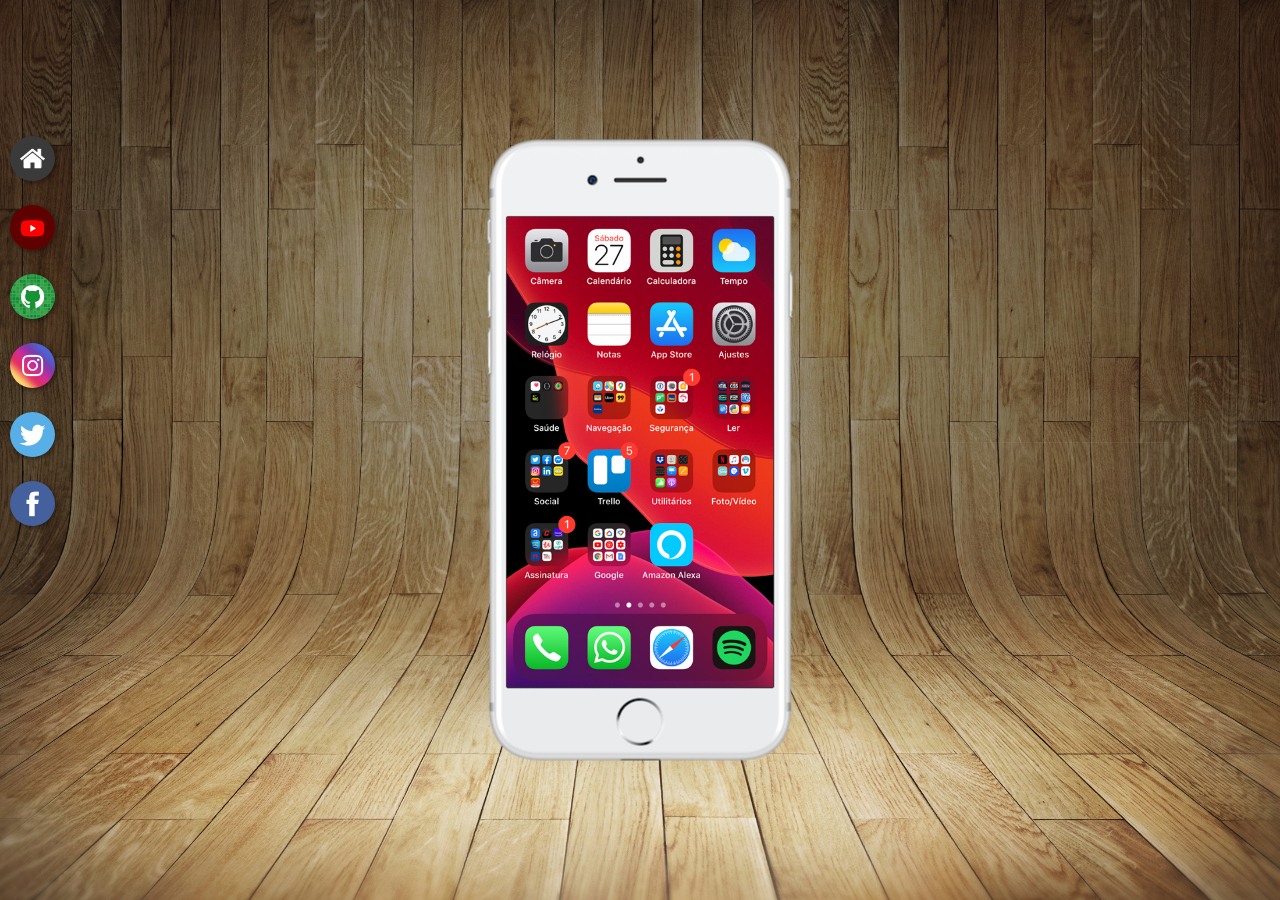
<file: index.html>
<!DOCTYPE html>
<html lang="pt-br">
<head>
    <meta charset="UTF-8">
    <meta http-equiv="X-UA-Compatible" content="IE=edge">
    <meta name="viewport" content="width=device-width, initial-scale=1.0">
    <link rel="shortcut icon" href="favicon.ico" type="image/x-icon">
    <link rel="stylesheet" href="estilos/style.css">
    <title>Projeto Redes Sociais</title>
</head>
<body>
    <main>
        <section id="telefone">
            <iframe src="home.html" name="tela" id="tela" frameborder="0">
                Seu navegador não é compatível com isso!
            </iframe>
        </section>
        <section id="redes-sociais">
            <br> <br><br><br><br><br><br>
            <a href="home.html" target="tela"><img src="imagens/logo-home.jpg" alt="Home"></a> <br>
            <a href="youtube.html" target="tela"><img src="imagens/logo-youtube.jpg" alt="YouTube"></a> <br>
            <a href="github.html" target="tela"><img src="imagens/logo-github.jpg" alt="GitHub"></a> <br>
            <a href="instagram.html" target="tela"><img src="imagens/logo-instagram.jpg" alt="Instagram"></a> <br>
            <a href="twitter.html" target="tela"><img src="imagens/logo-twitter.jpg" alt="Twitter"></a> <br>
            <a href="facebook.html" target="tela"><img src="imagens/logo-facebook.jpg" alt="Facebook"></a>
        </section>
    </main>
</body>
</html>
</file>
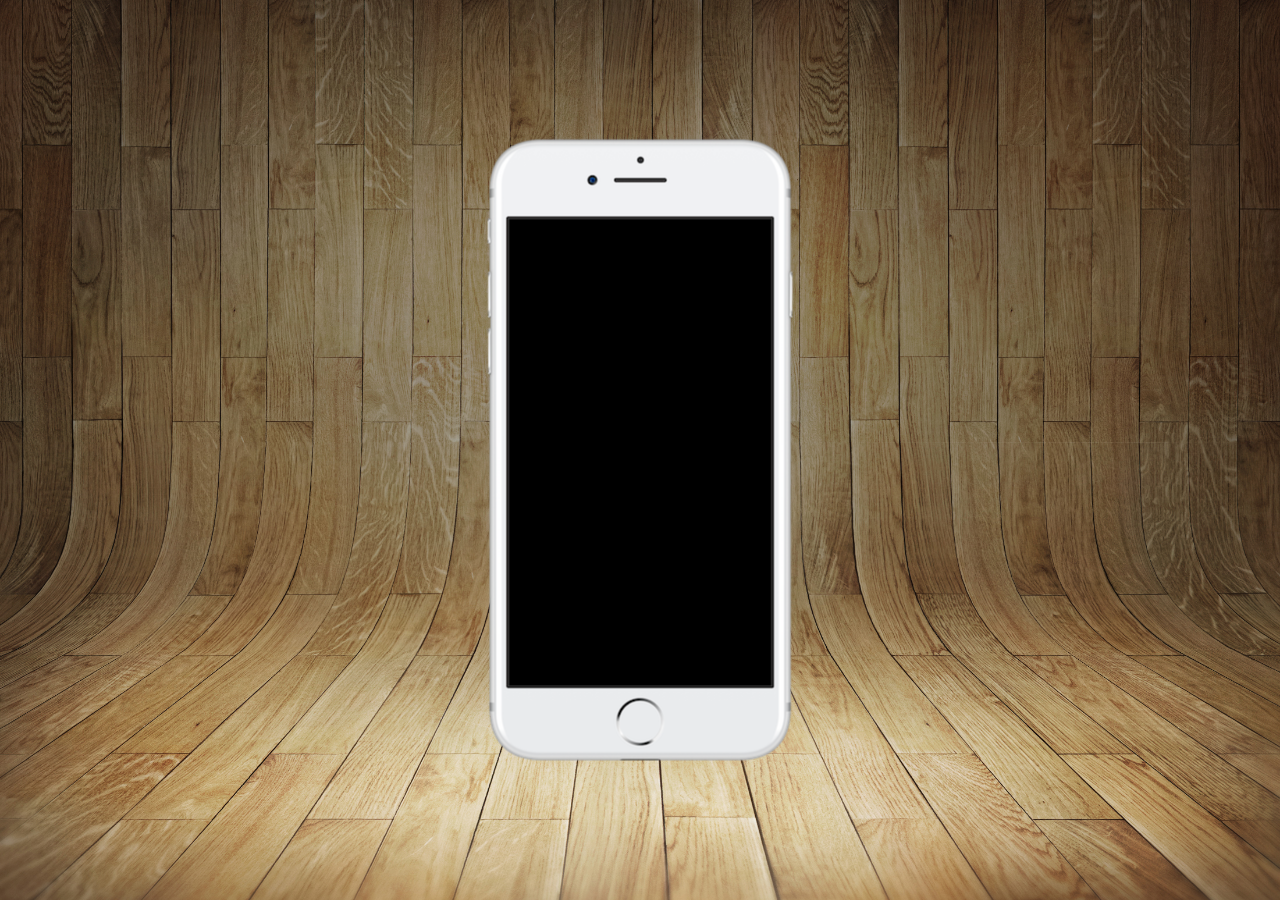
<file: pacote-d013/index.html>
<!DOCTYPE html>
<html lang="pt-br">
<head>
    <meta charset="UTF-8">
    <meta http-equiv="X-UA-Compatible" content="IE=edge">
    <meta name="viewport" content="width=device-width, initial-scale=1.0">
    <link rel="shortcut icon" href="favicon.ico" type="image/x-icon">
    <link rel="stylesheet" href="estilos/style.css">
    <title>Projeto Redes Sociais</title>
</head>
<body>
    <main>
        <section id="telefone">

        </section>
        <section id="redes-sociais">

        </section>
    </main>
</body>
</html>
</file>
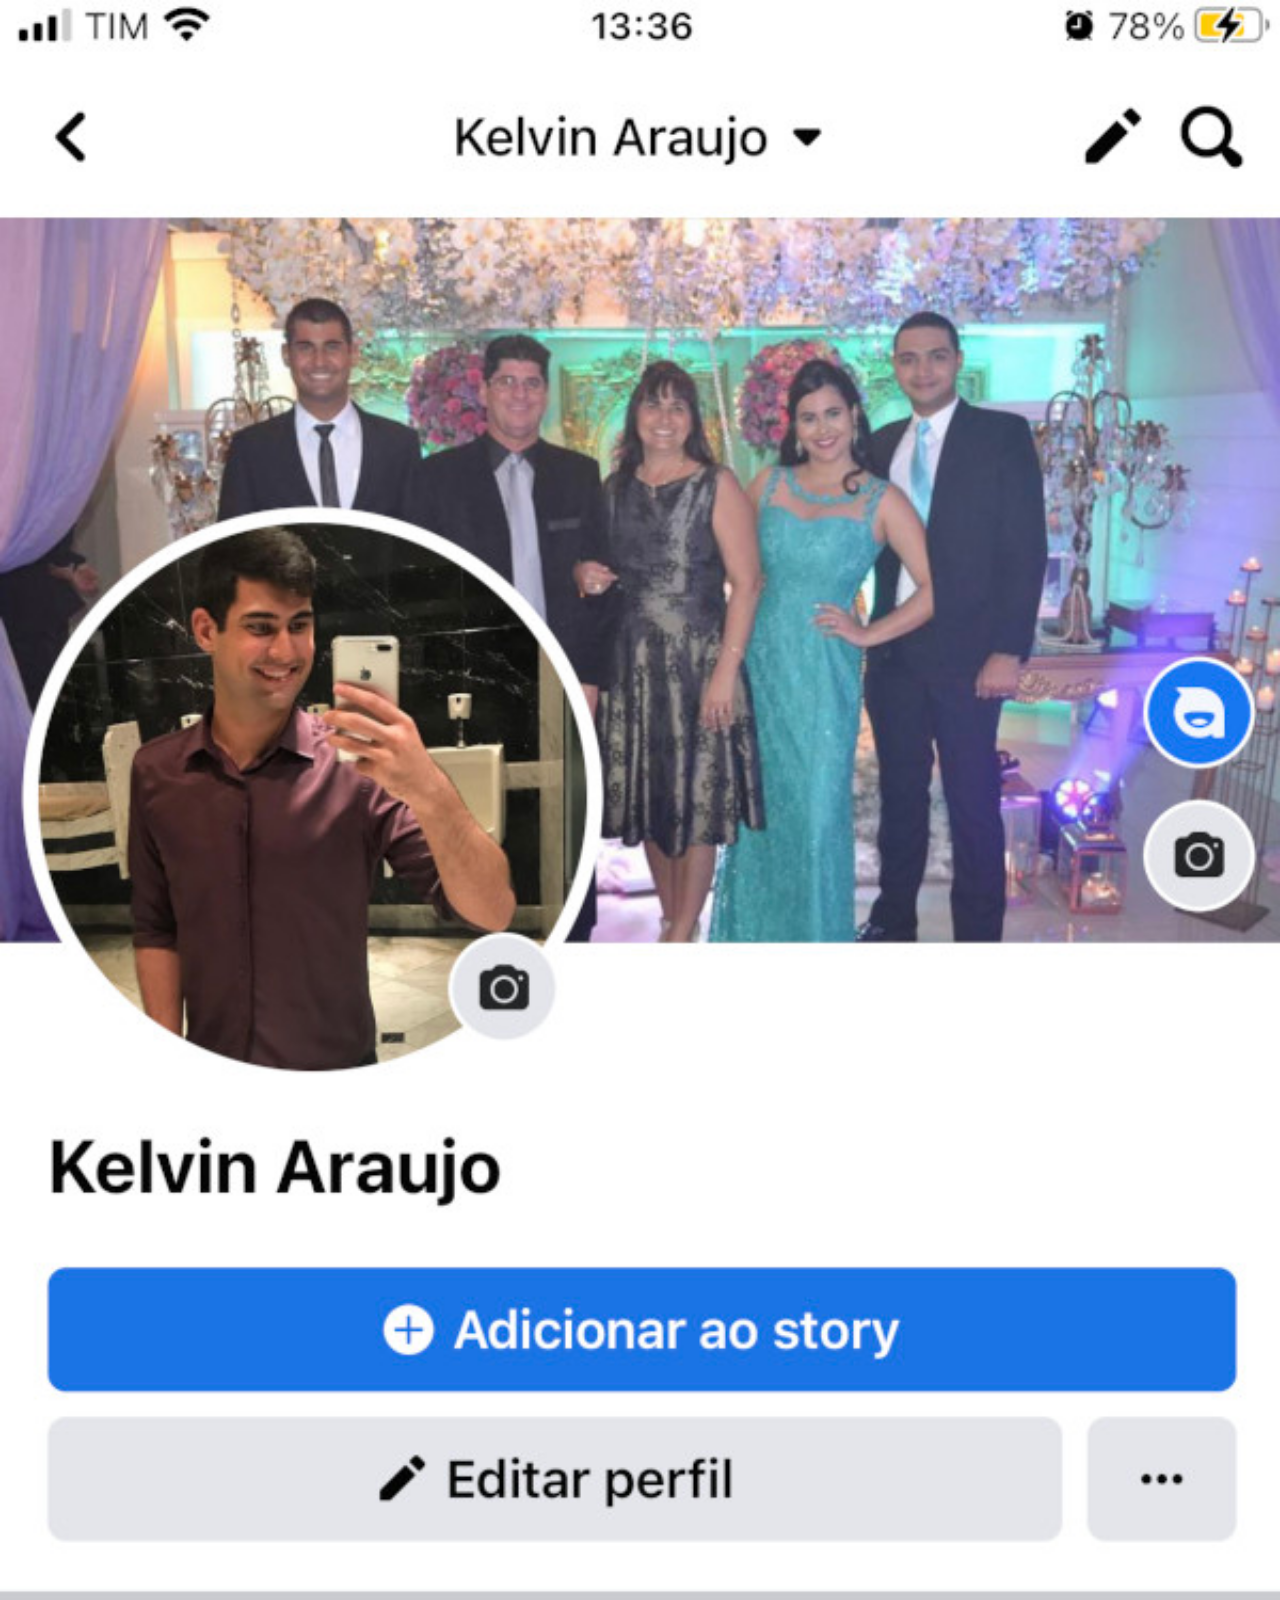
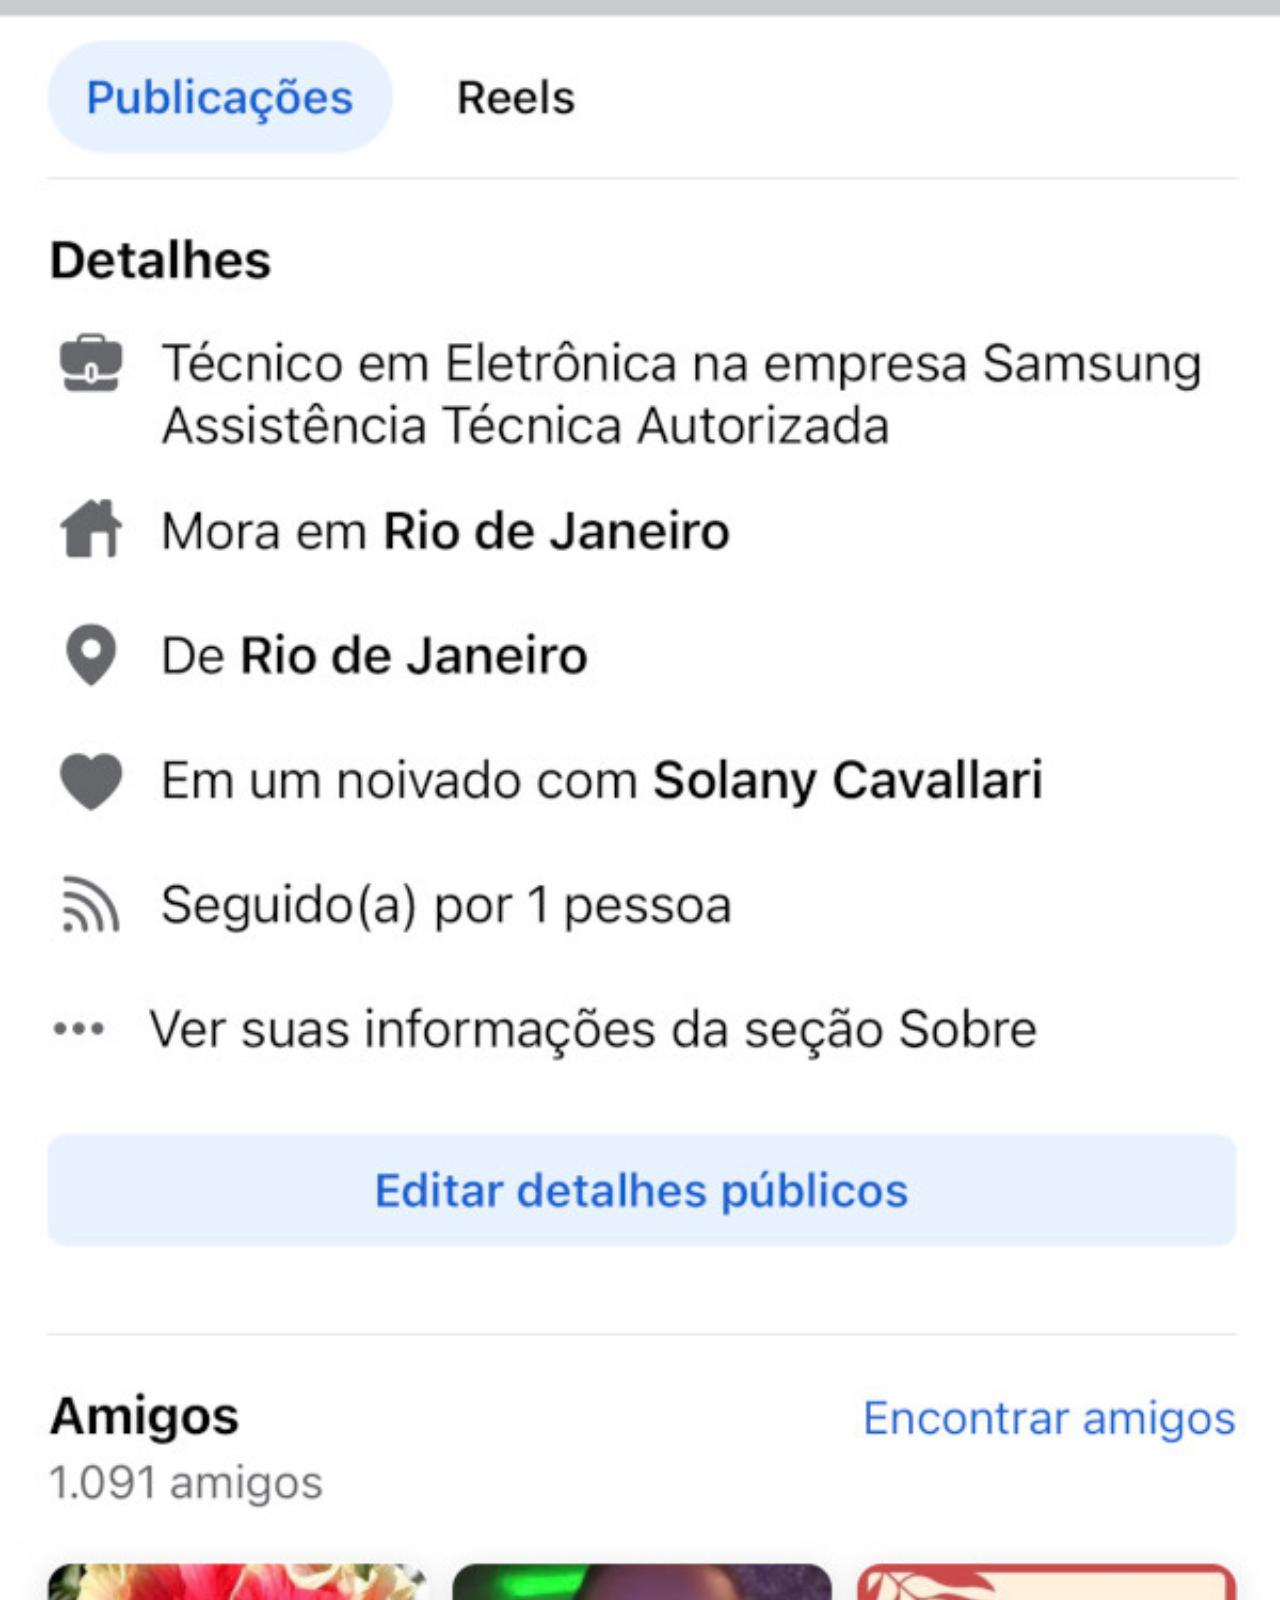
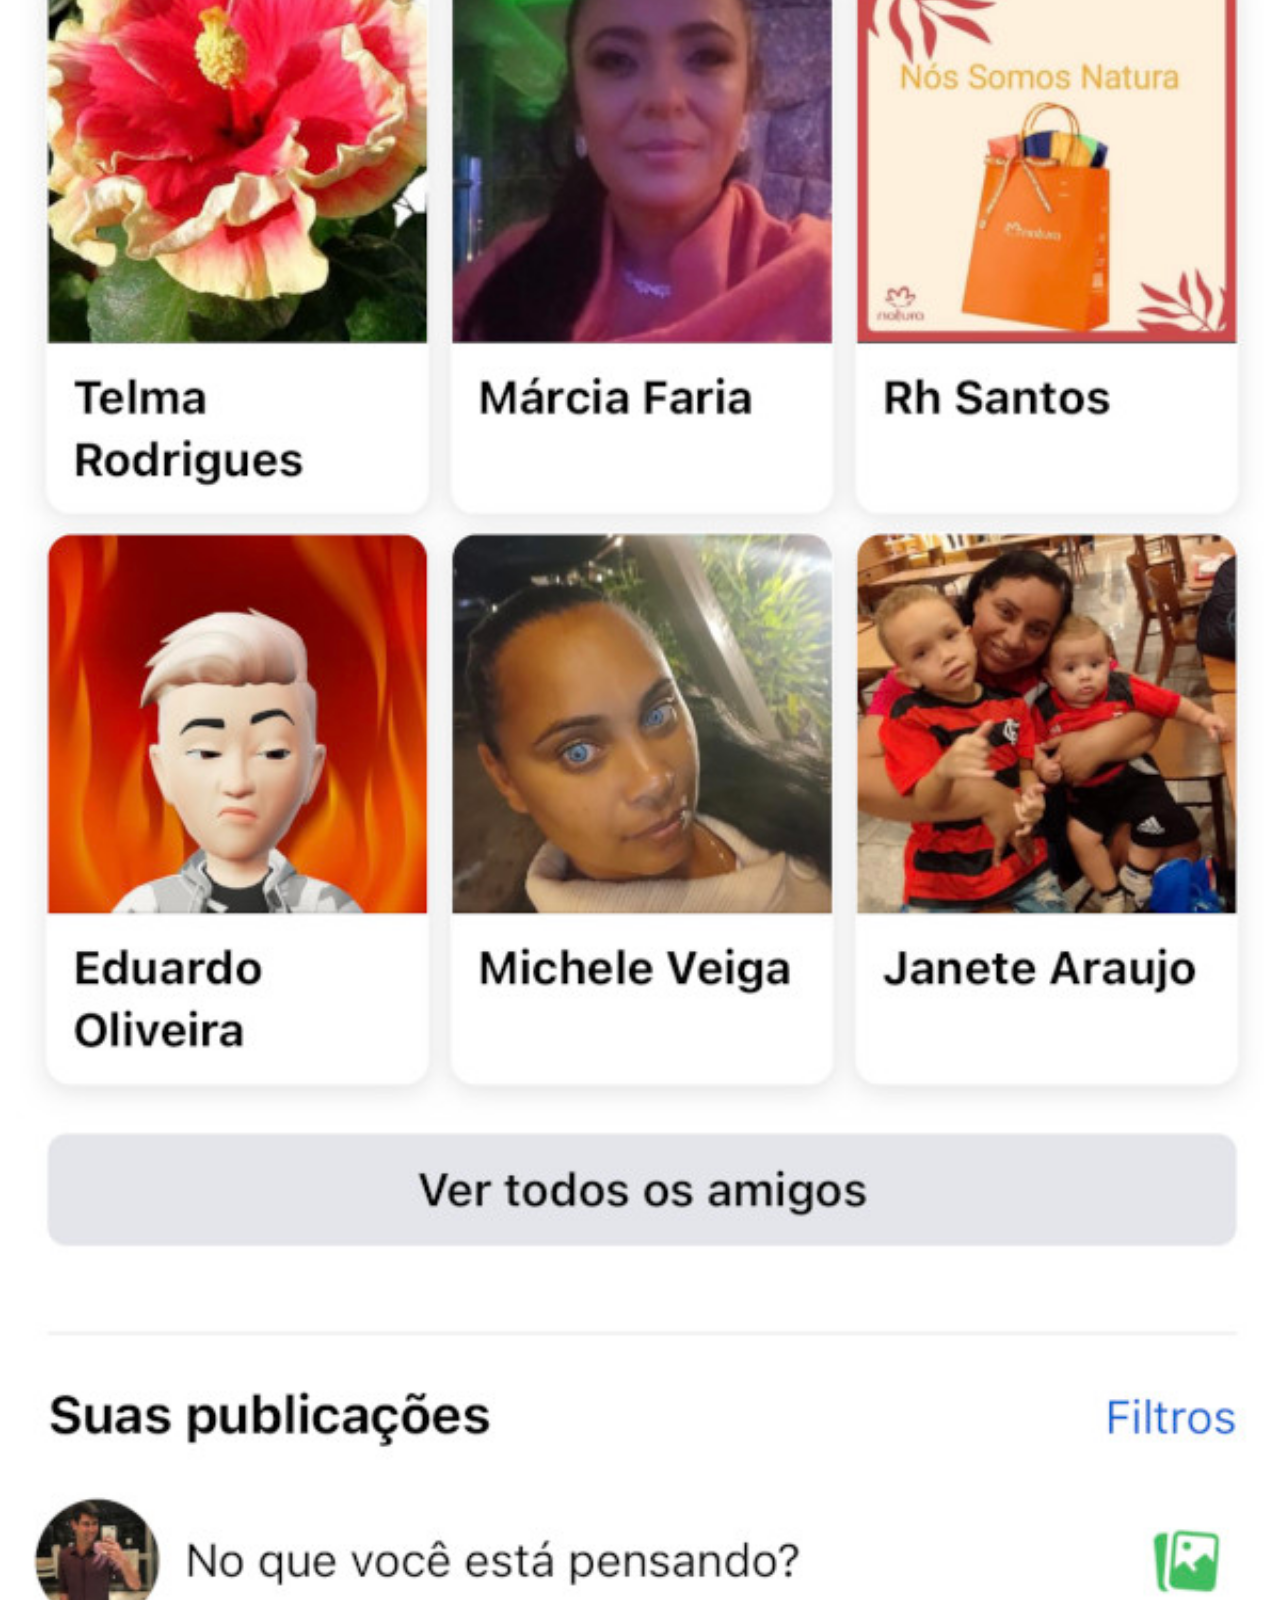
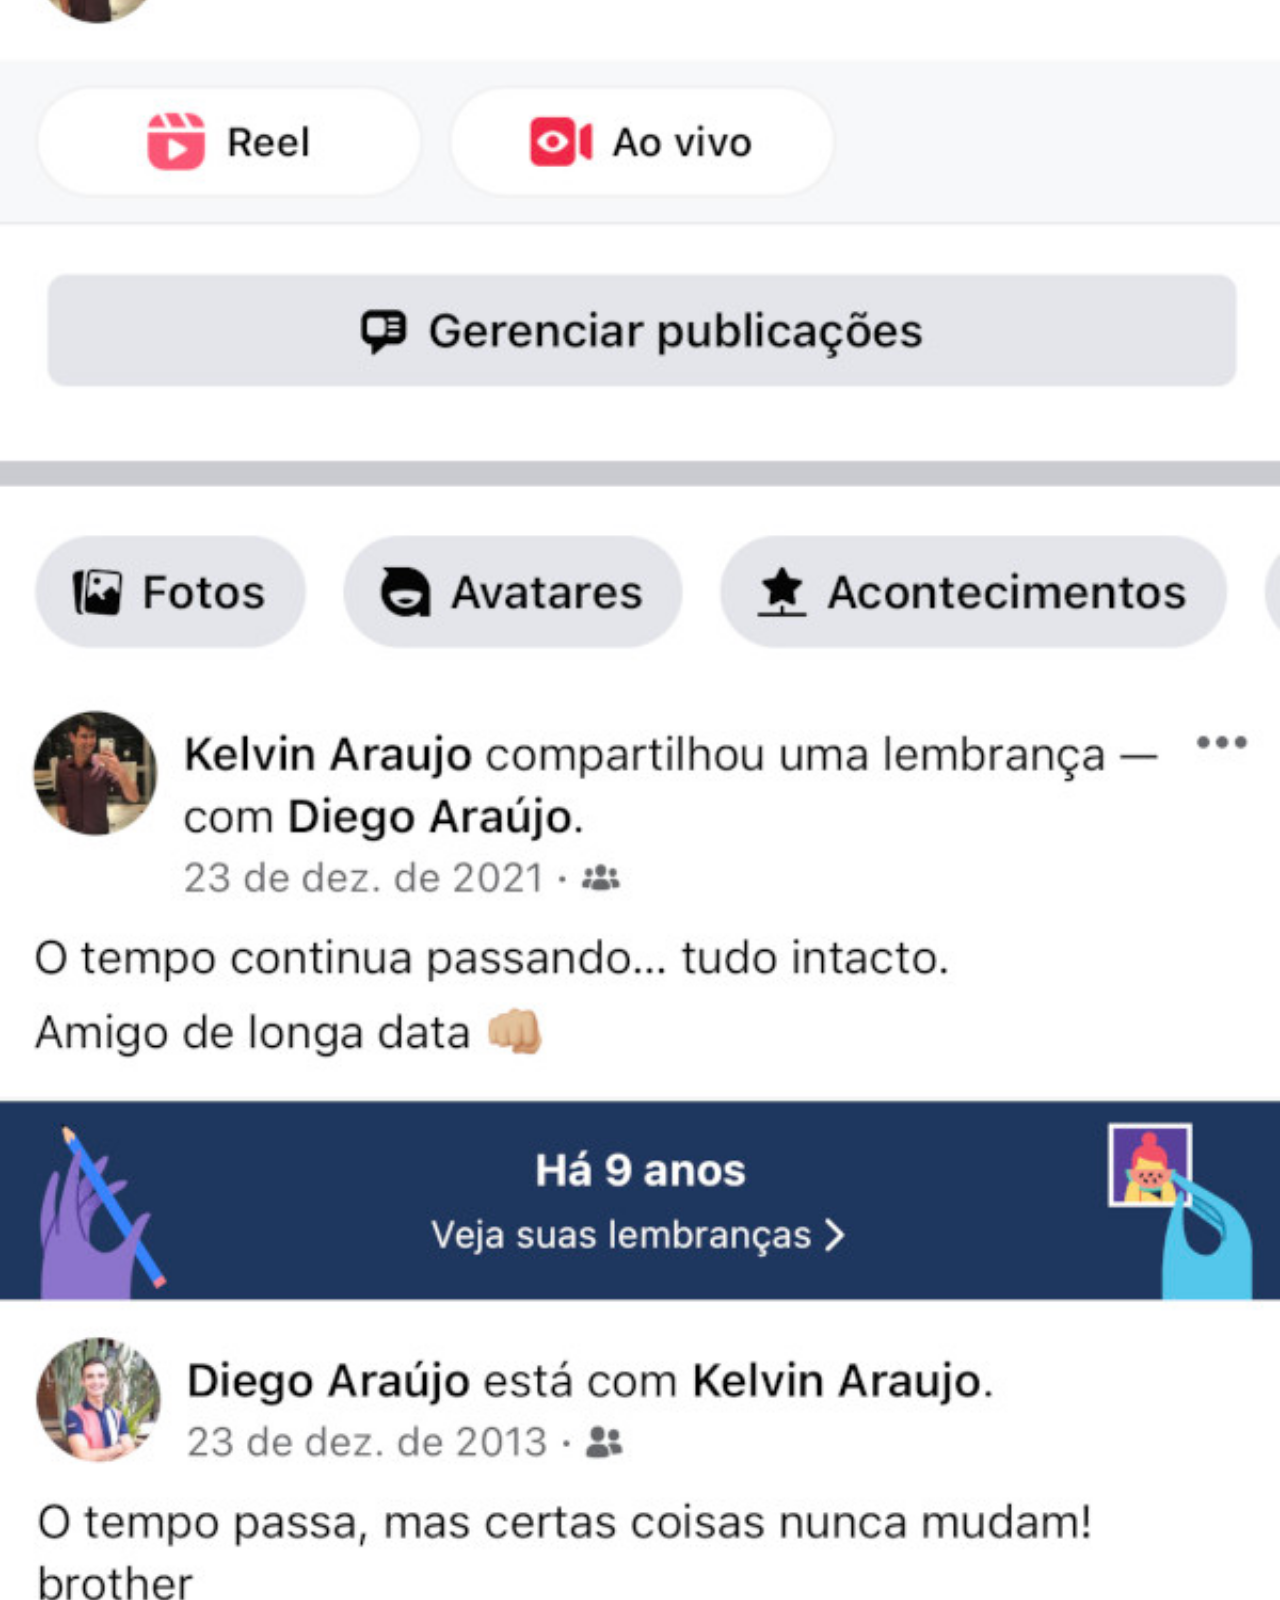
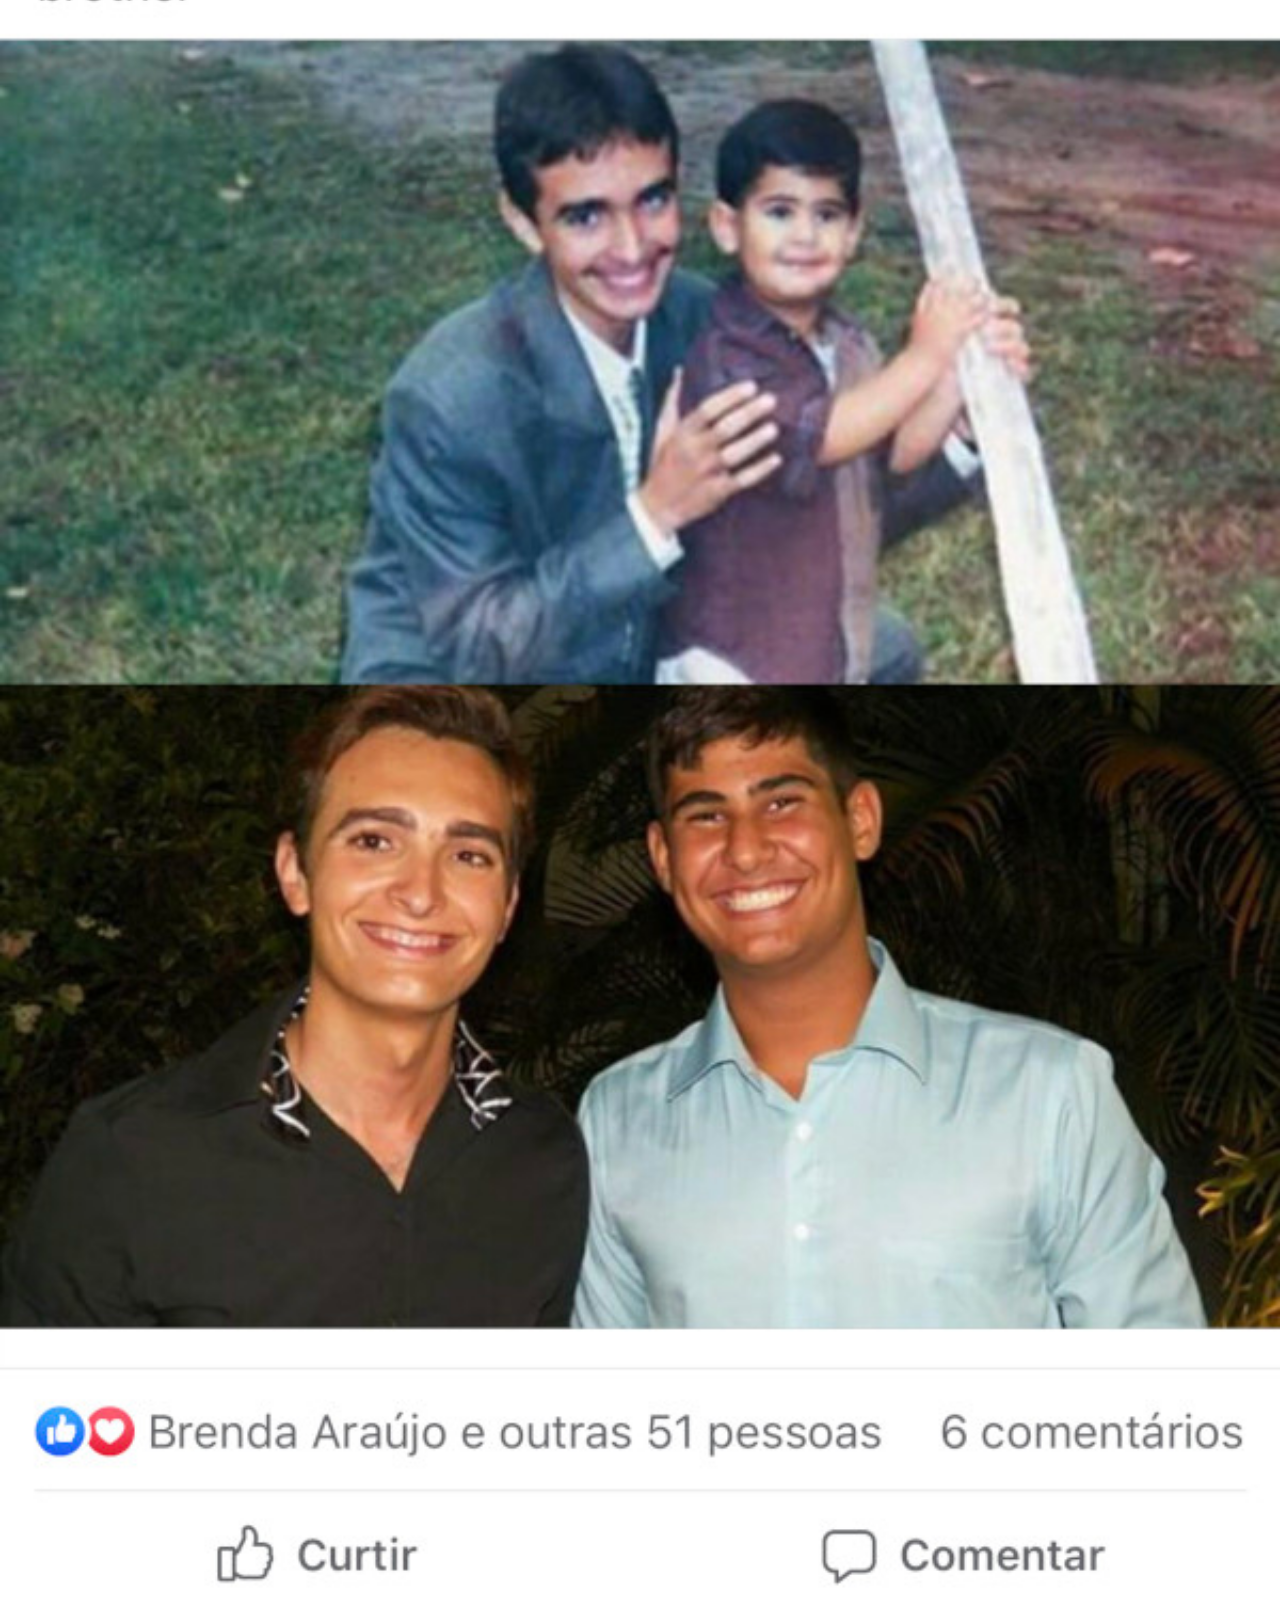
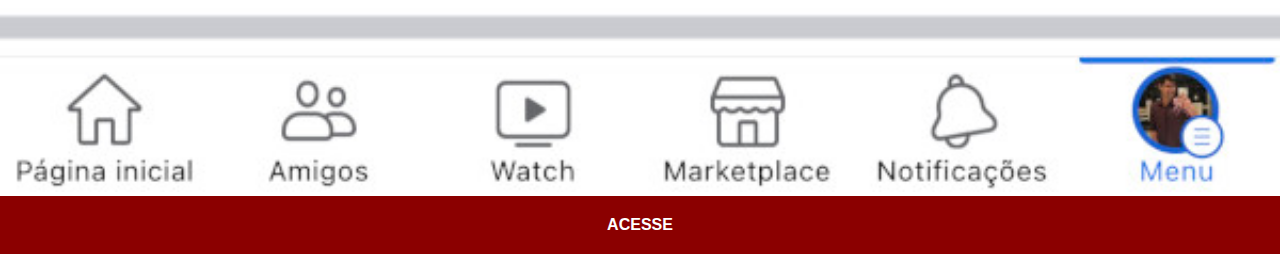
<file: facebook.html>
<!DOCTYPE html>
<html lang="pt-br">
<head>
    <meta charset="UTF-8">
    <meta http-equiv="X-UA-Compatible" content="IE=edge">
    <meta name="viewport" content="width=device-width, initial-scale=1.0">
    <title>Facebook</title>
    <link rel="stylesheet" href="estilos/social.css">
</head>
<body>
    <img src="imagens/tela-facebook.jpg" alt="Twitter">
    <a href="https://www.facebook.com/kelvin.araujo.54/" target="_blank">ACESSE</a>
</body>
</html>
</file>
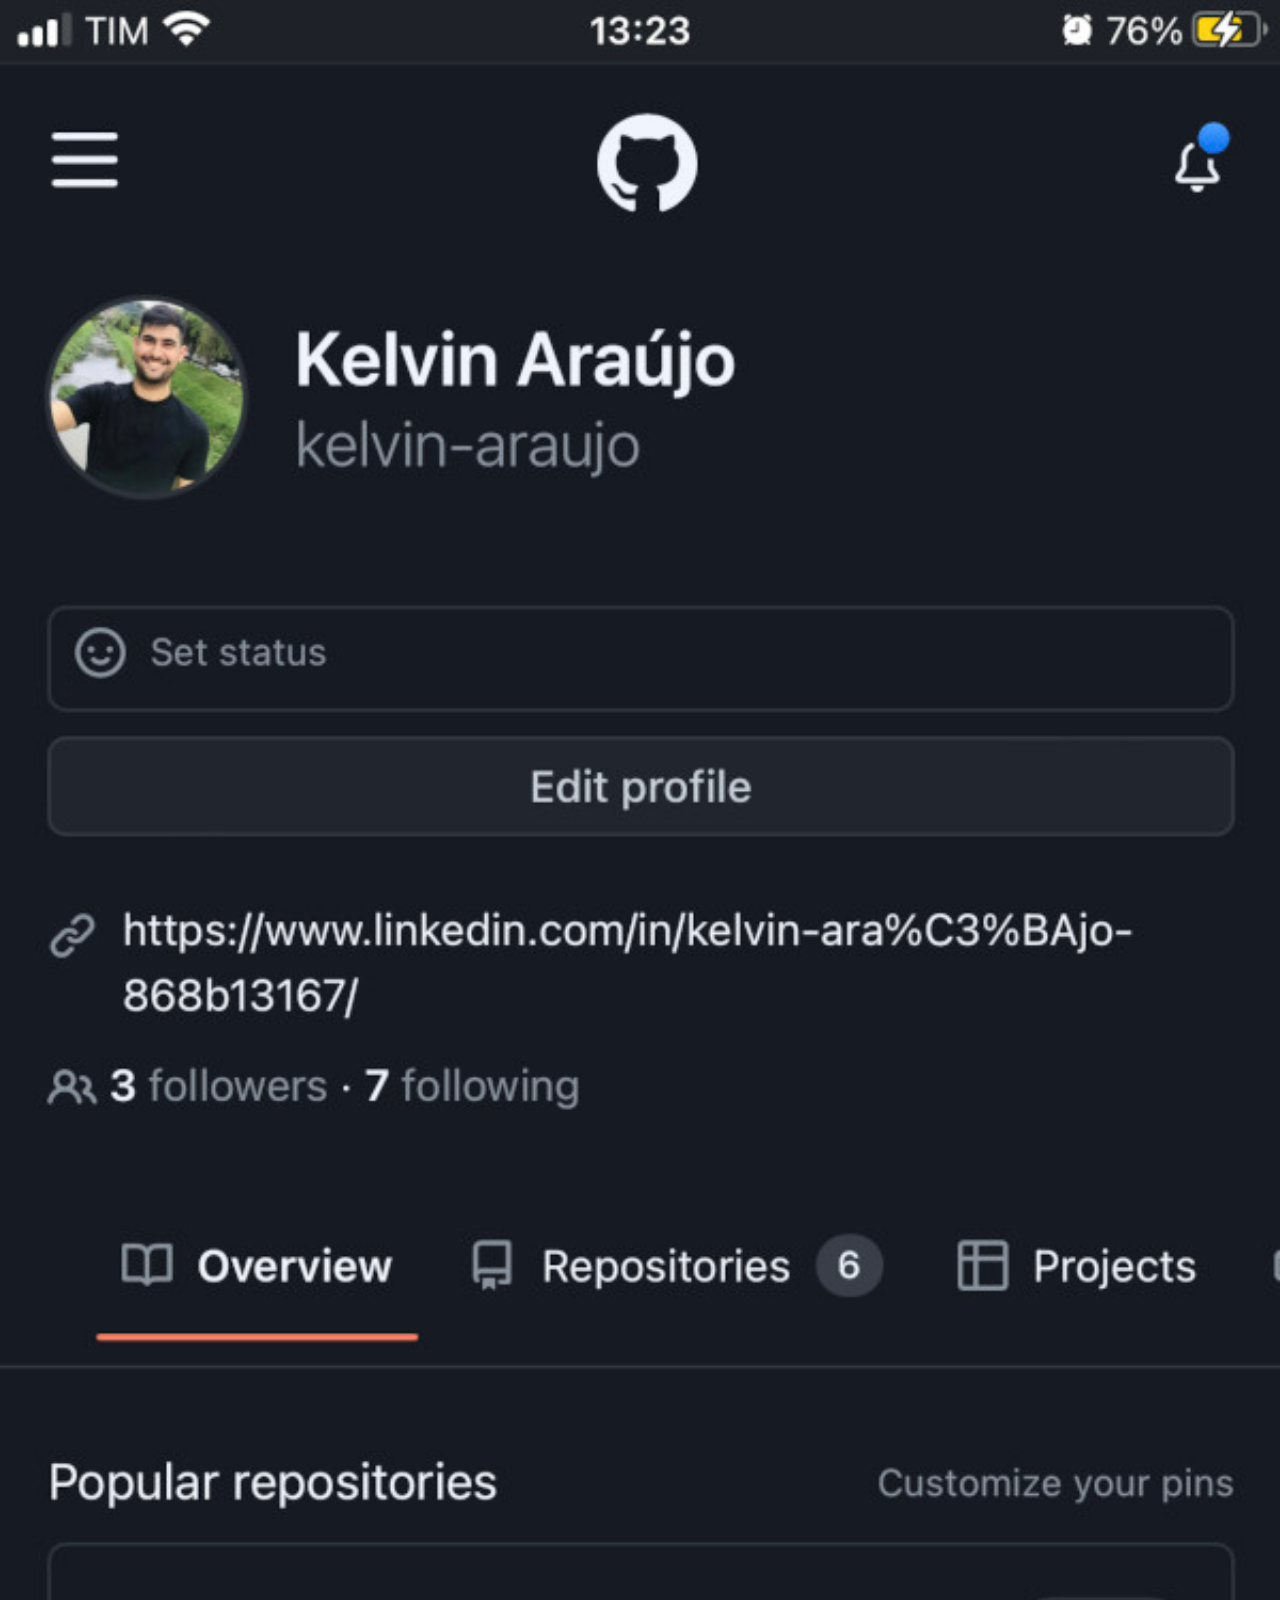
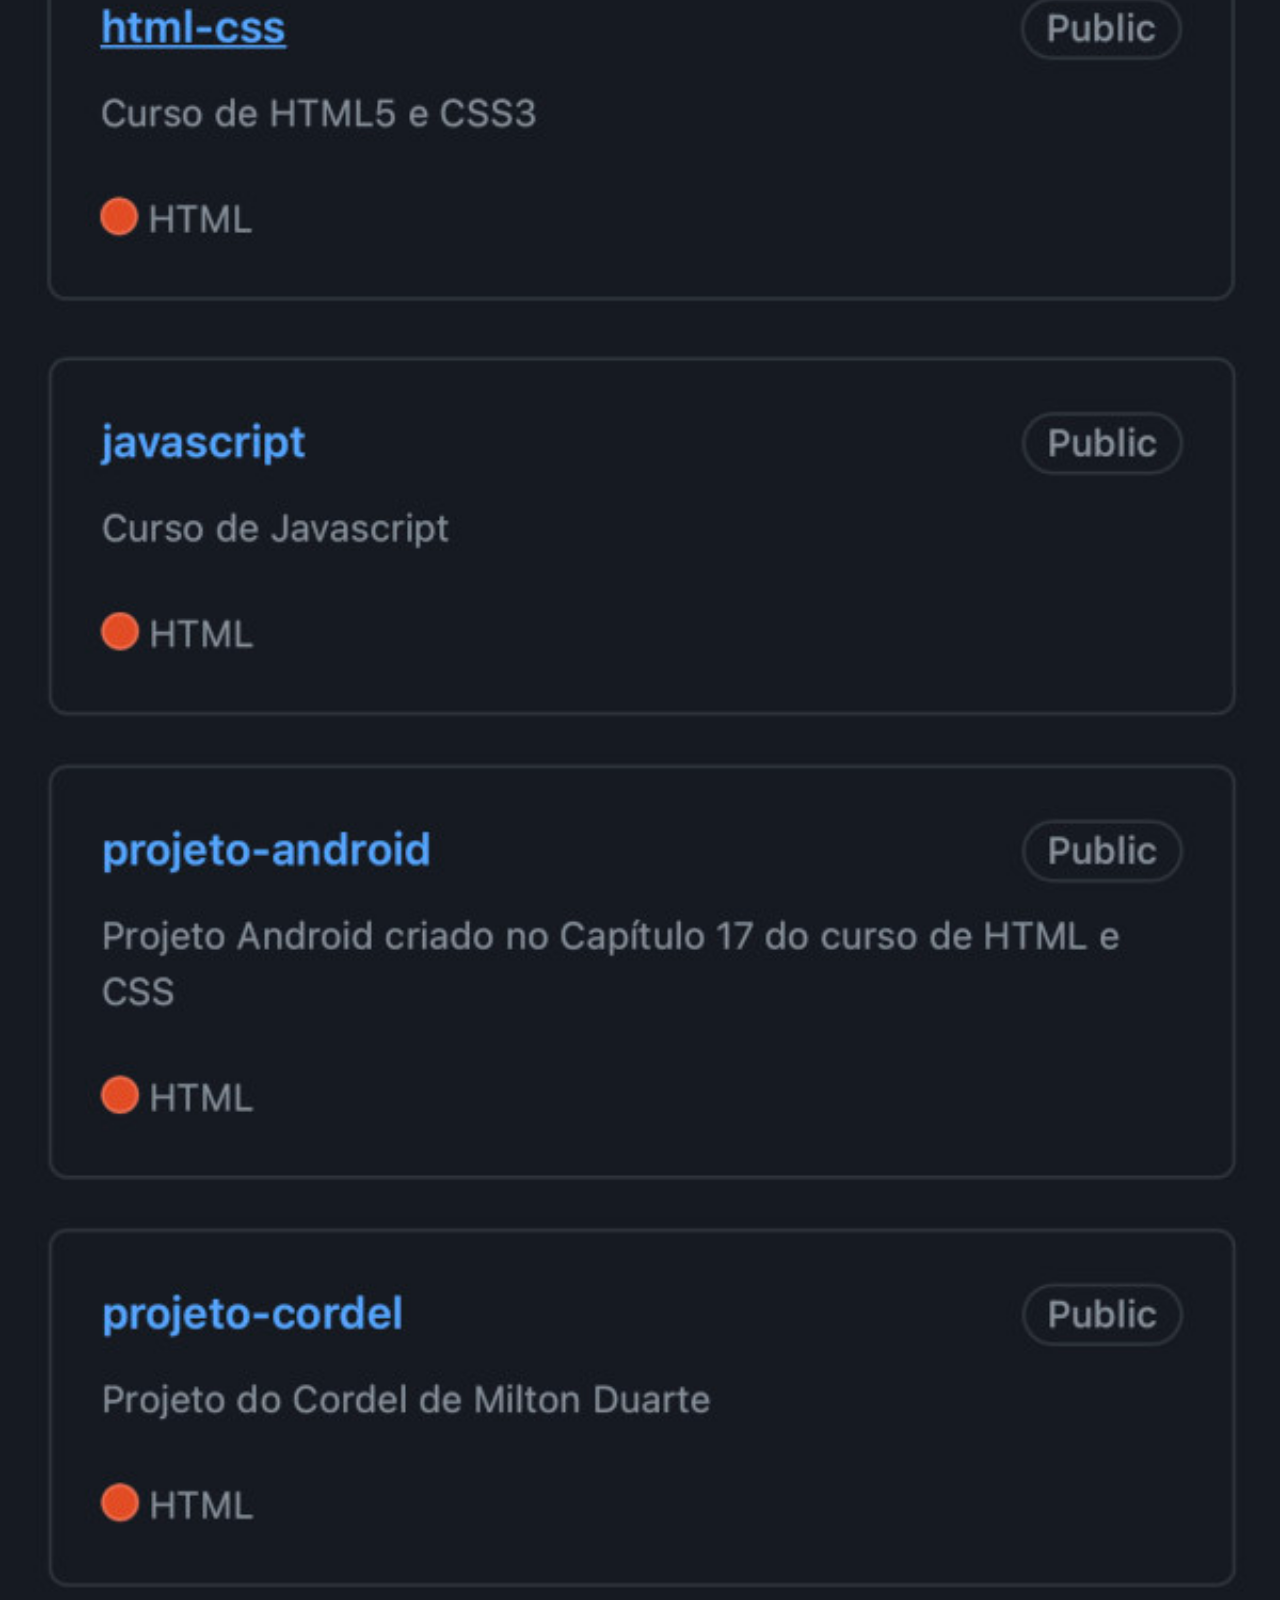
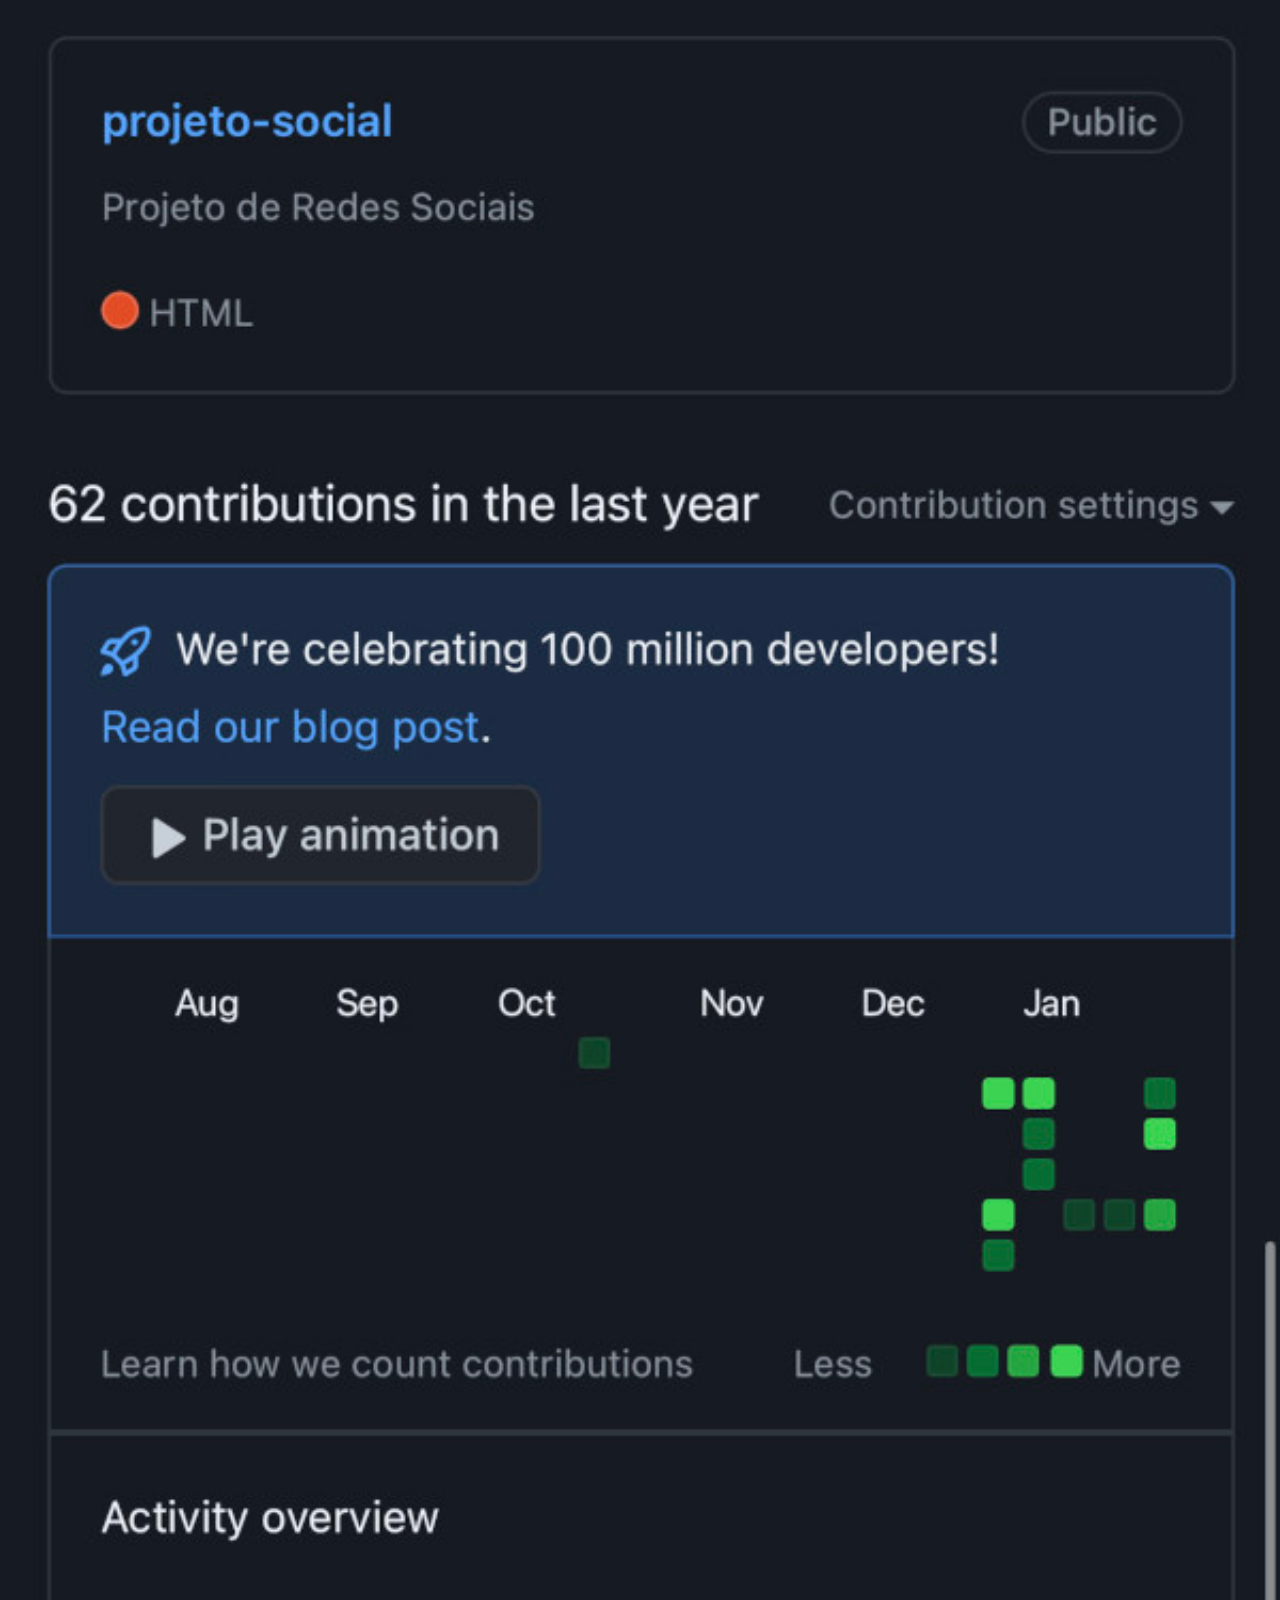
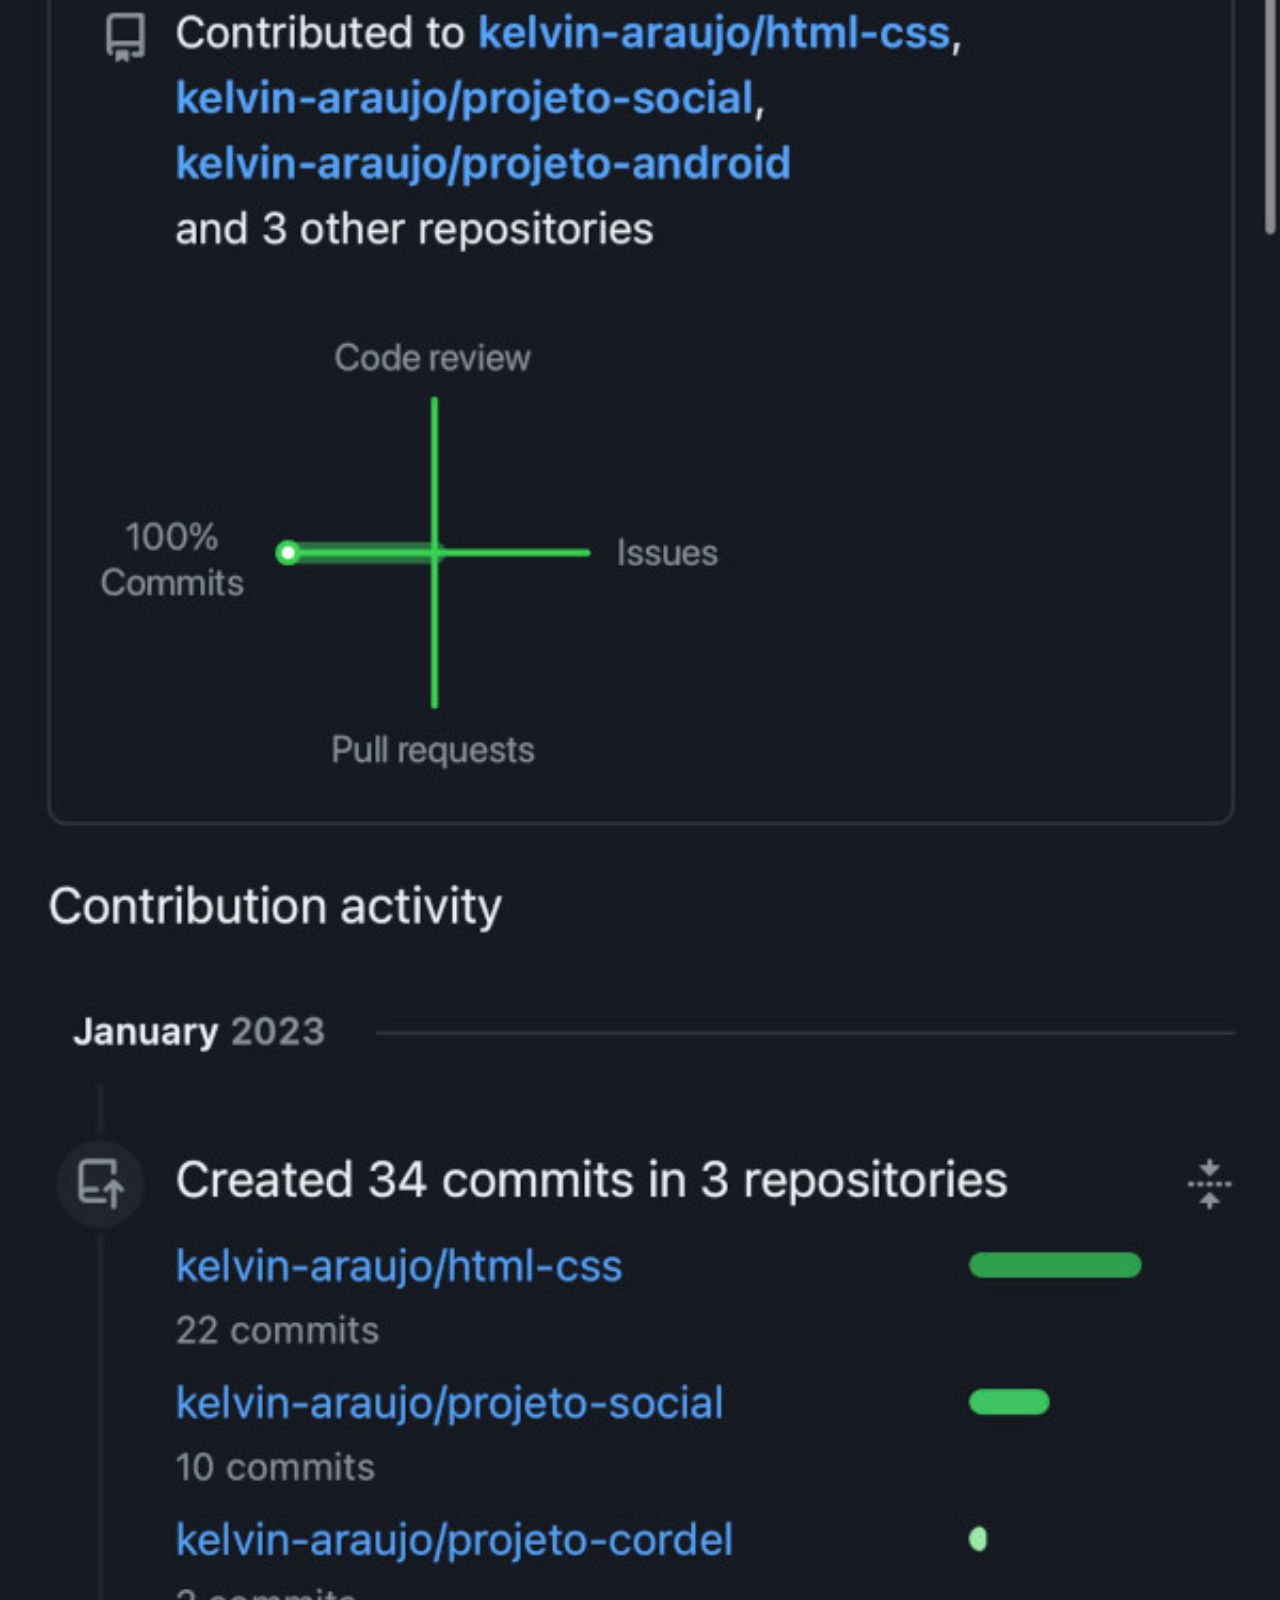
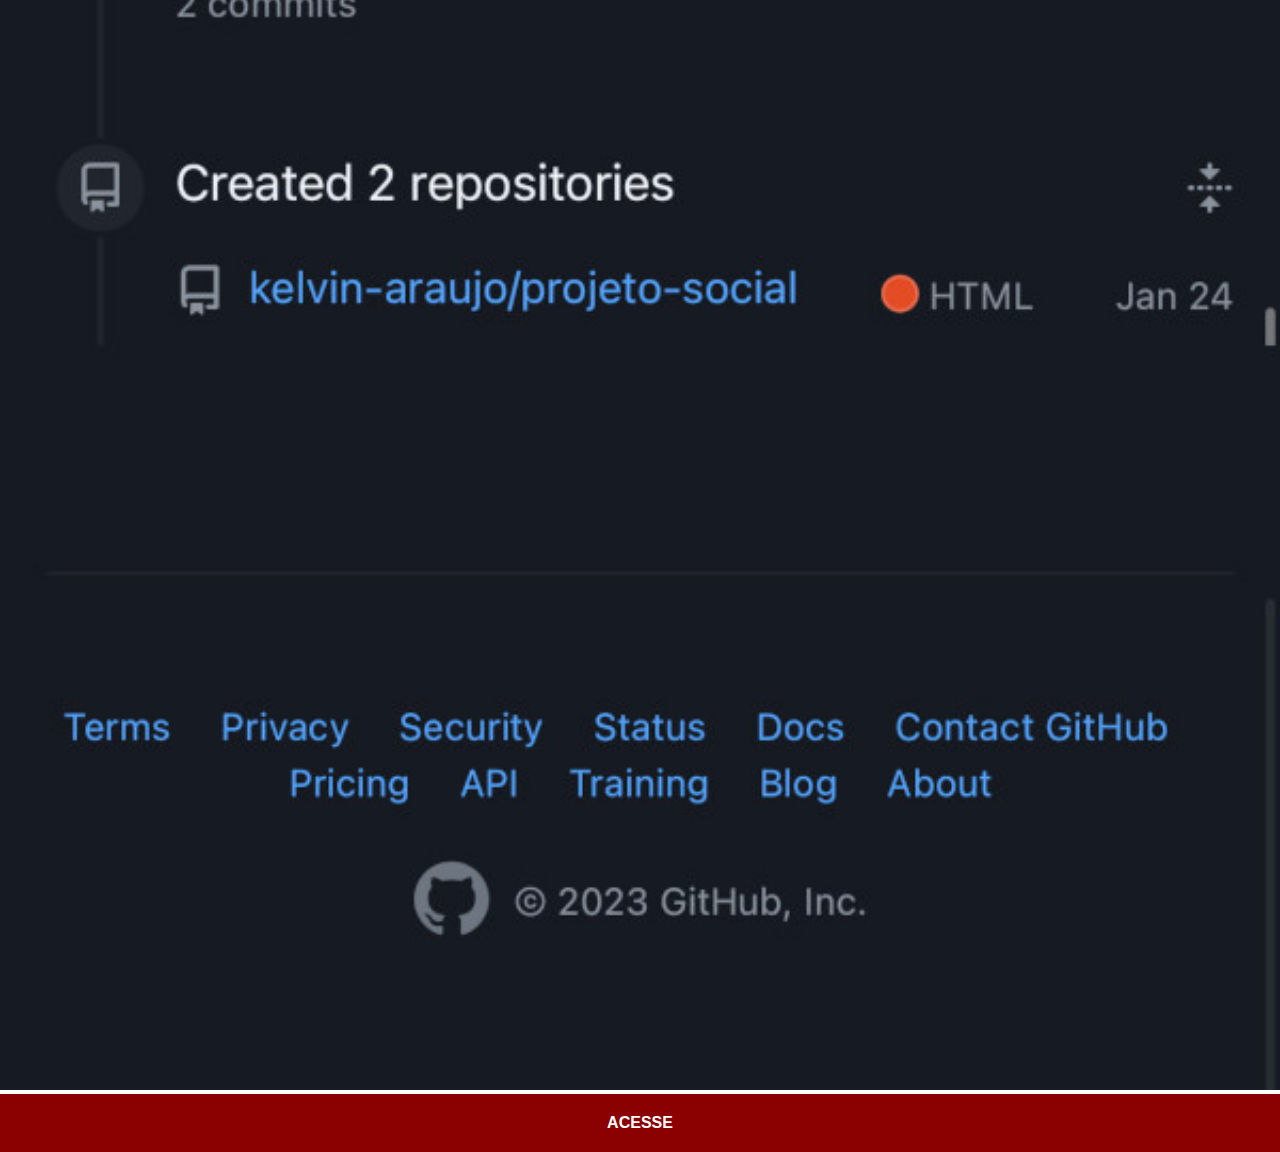
<file: github.html>
<!DOCTYPE html>
<html lang="pt-br">
<head>
    <meta charset="UTF-8">
    <meta http-equiv="X-UA-Compatible" content="IE=edge">
    <meta name="viewport" content="width=device-width, initial-scale=1.0">
    <title>GitHub</title>
    <link rel="stylesheet" href="estilos/social.css">
</head>
<body>
    <img src="imagens/tela-github.jpg" alt="GitHub">
    <a href="https://github.com/gustavoguanabara" target="_blank">ACESSE</a>
</body>
</html>
</file>
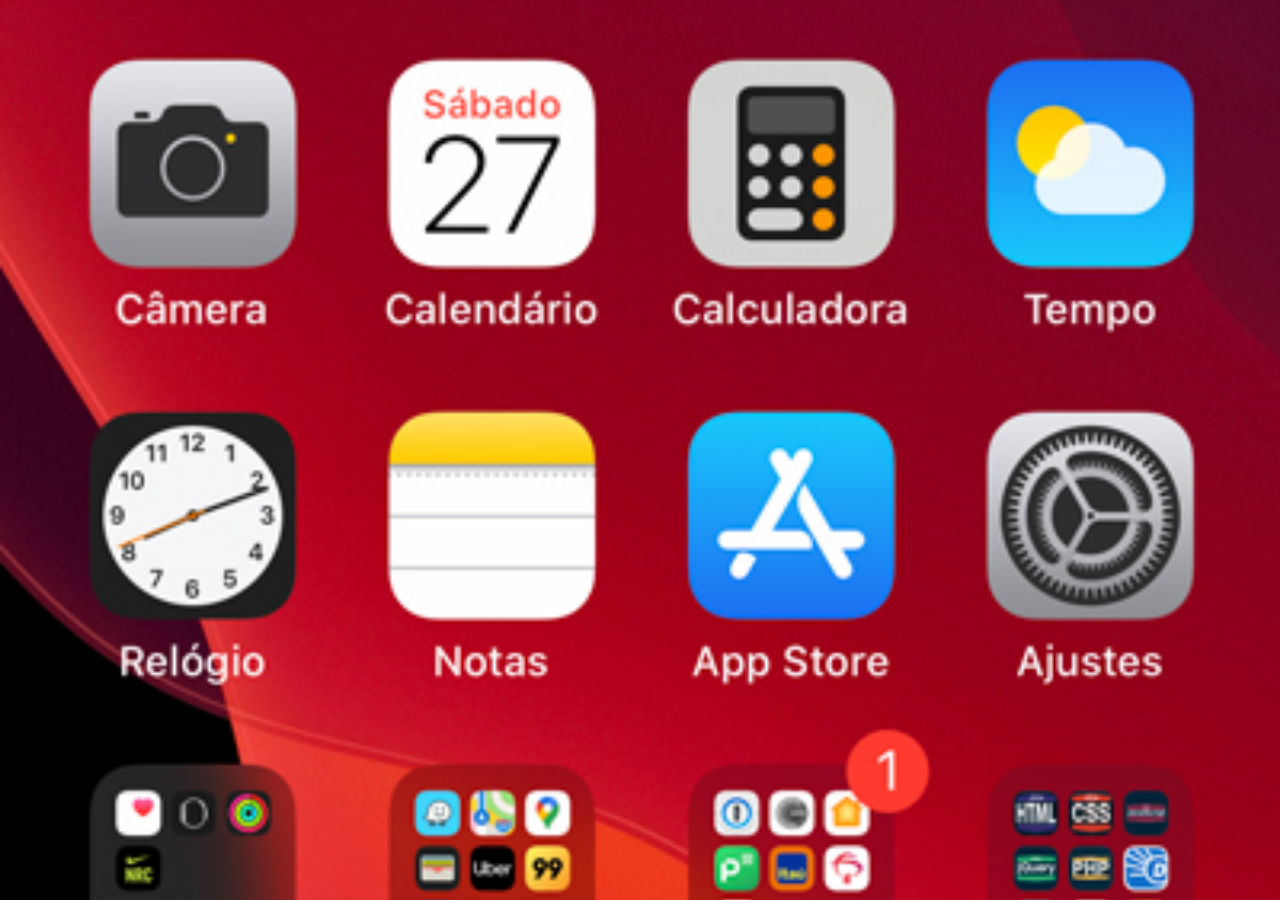
<file: home.html>
<!DOCTYPE html>
<html lang="pt-br">
<head>
    <meta charset="UTF-8">
    <meta http-equiv="X-UA-Compatible" content="IE=edge">
    <meta name="viewport" content="width=device-width, initial-scale=1.0">
    <title>Home</title>
    <style>
        * {
            margin: 0px;
            padding: 0px;
        }

        body {
            height: 100vh;
            width: 100vw;
            background: black url('imagens/tela-home.jpg') top center no-repeat;
            background-size: cover;
        }

    </style>
</head>
<body>
    
</body>
</html>
</file>
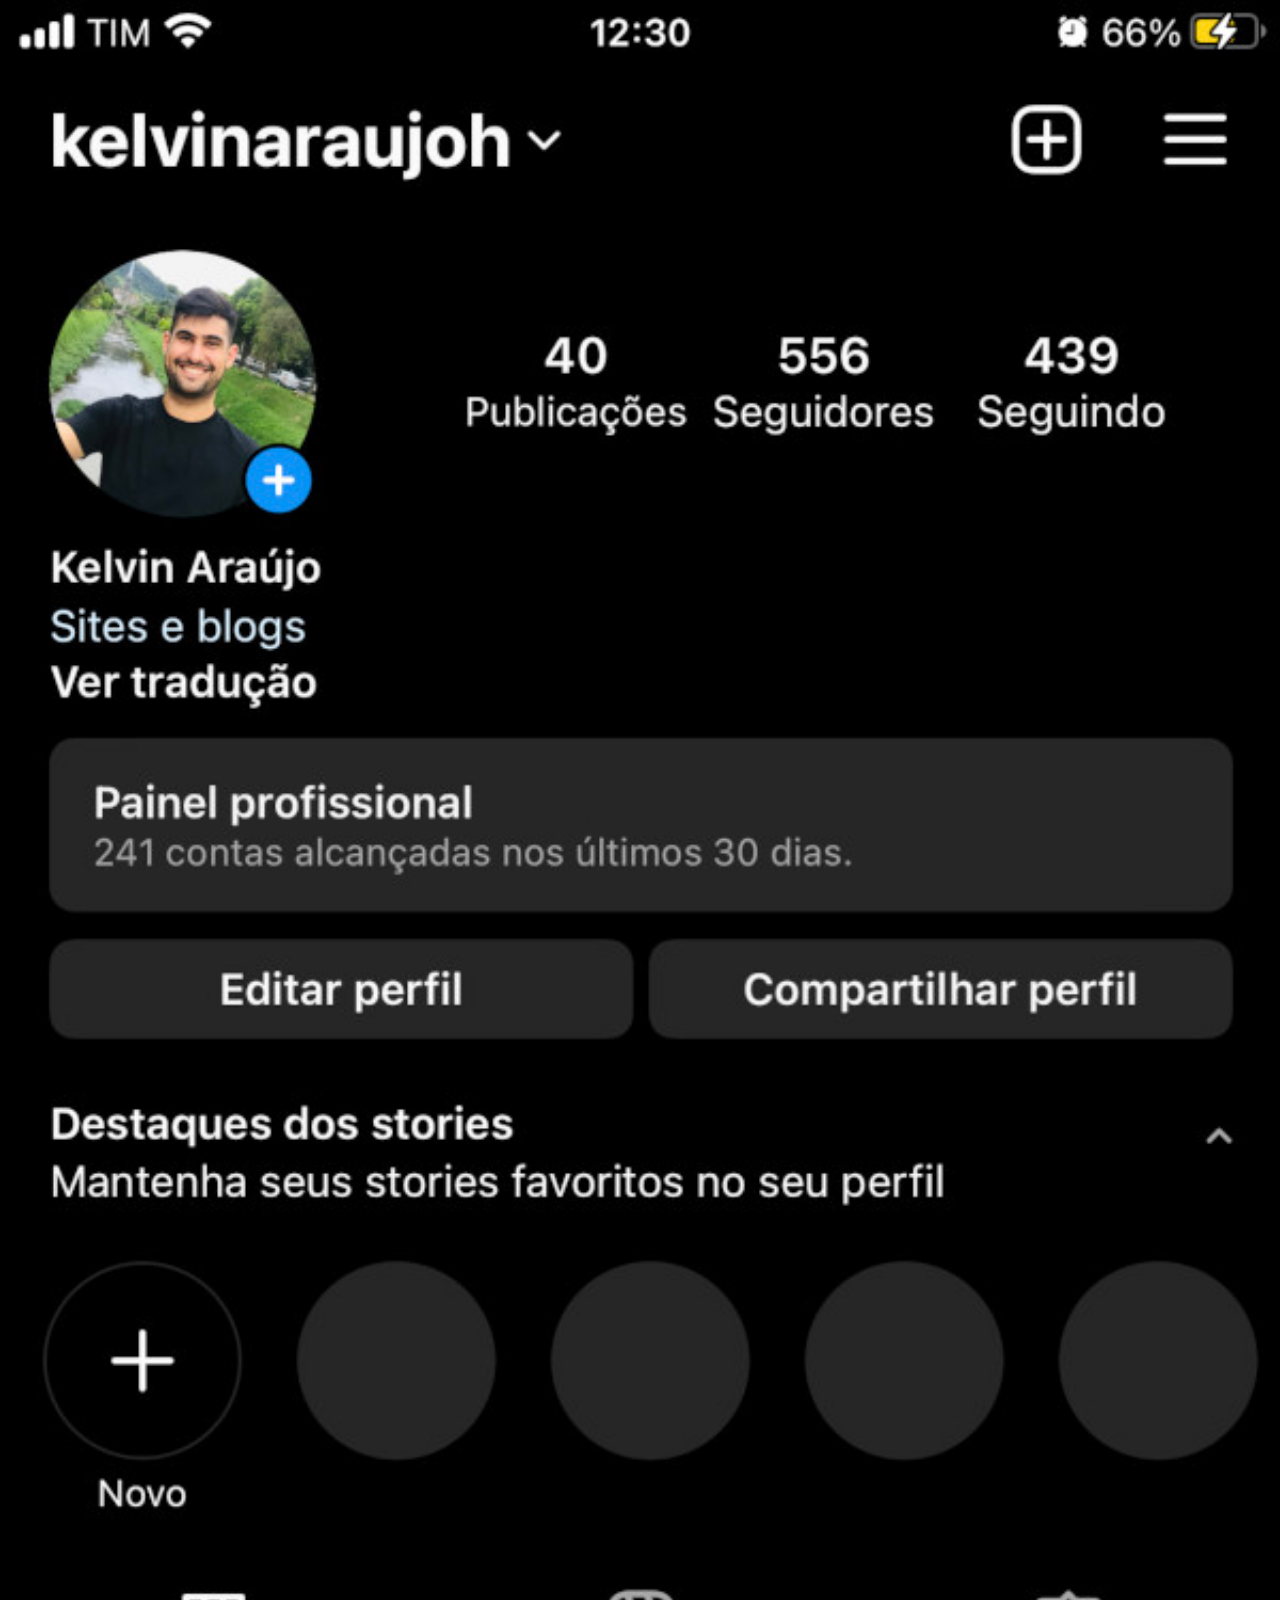
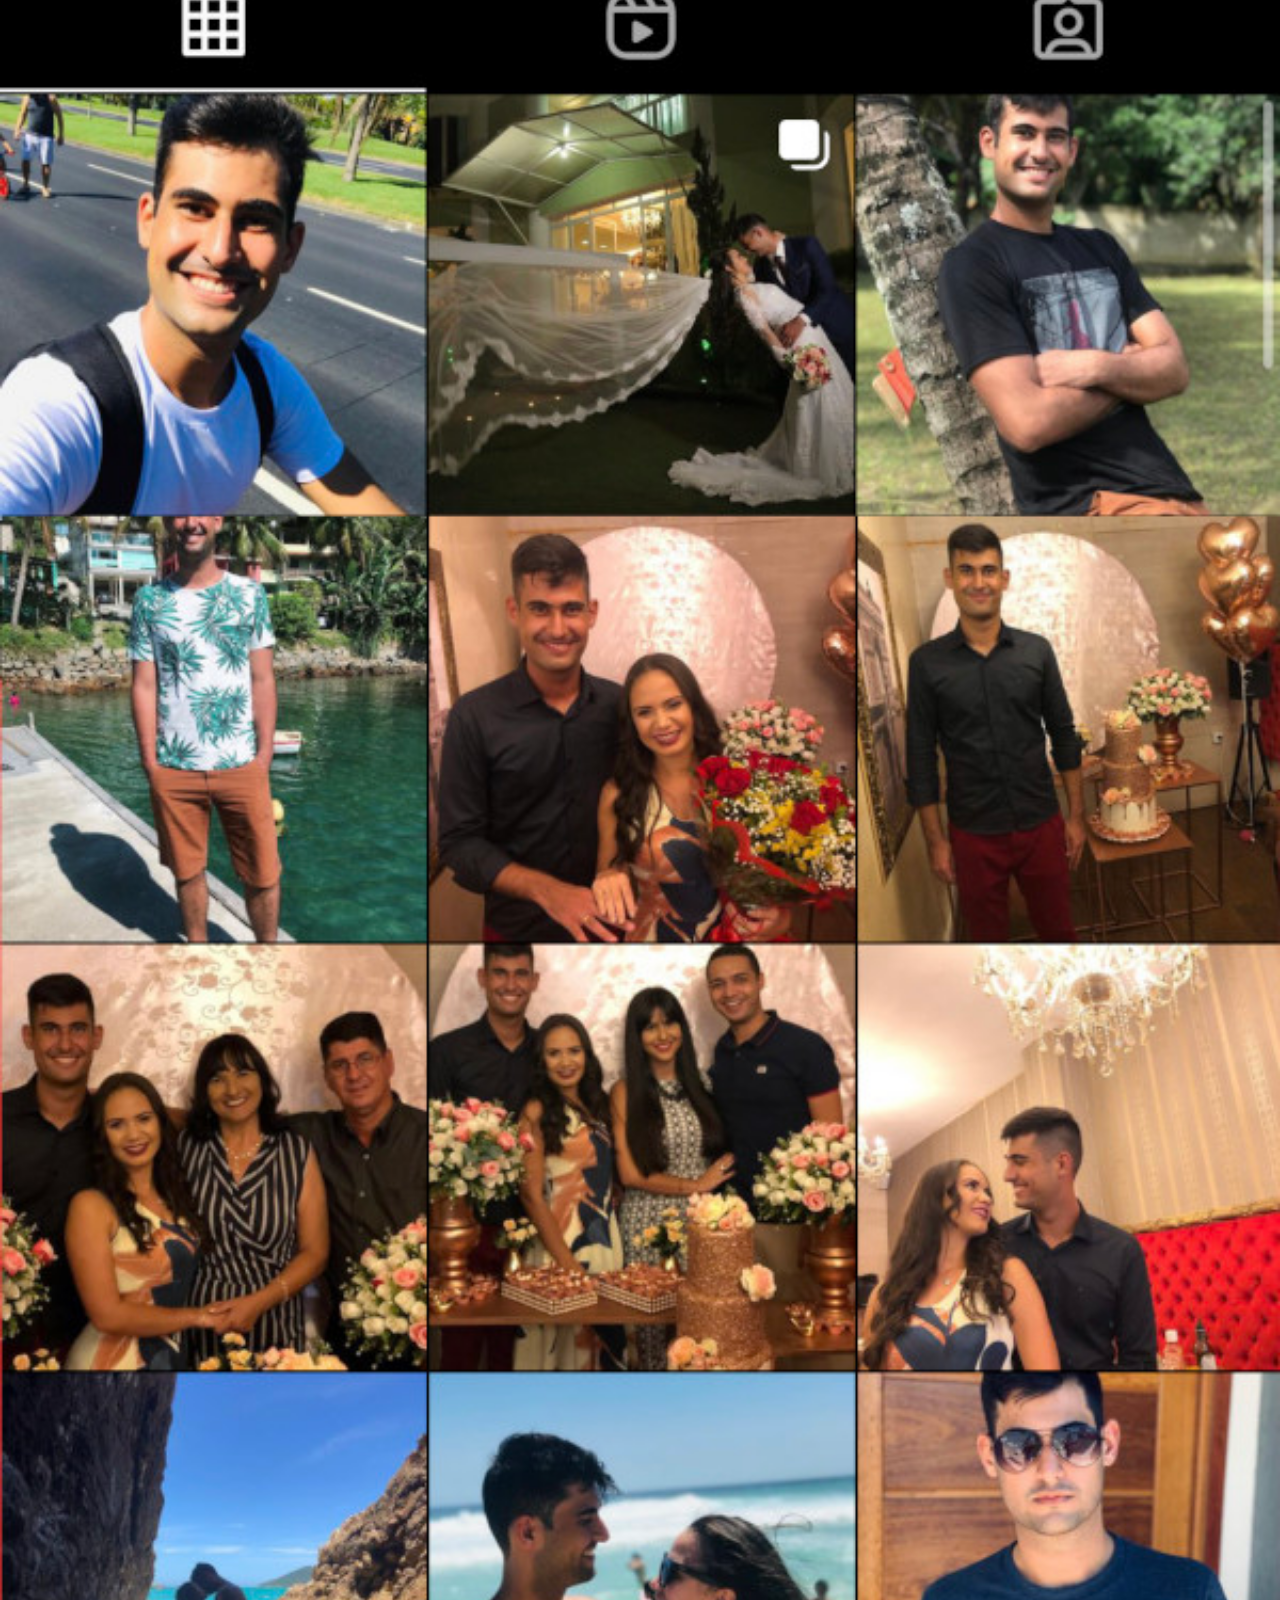
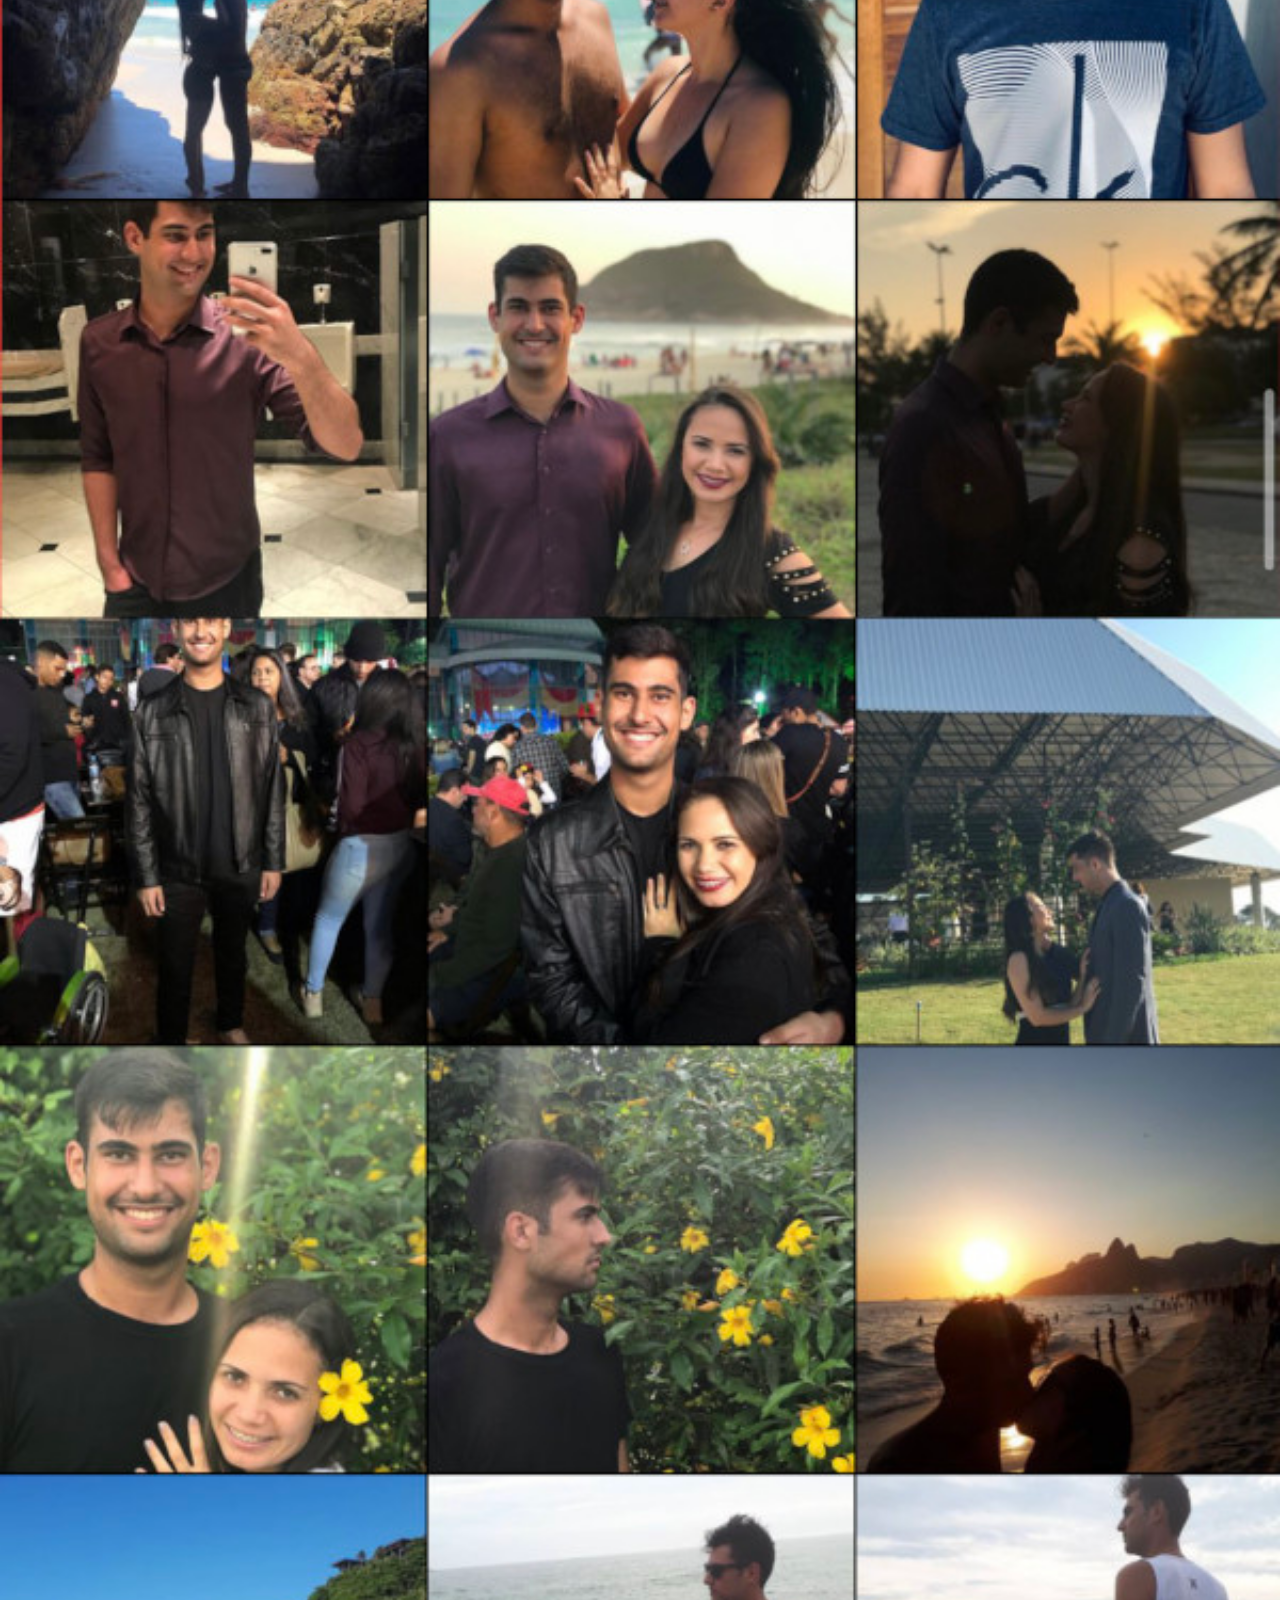
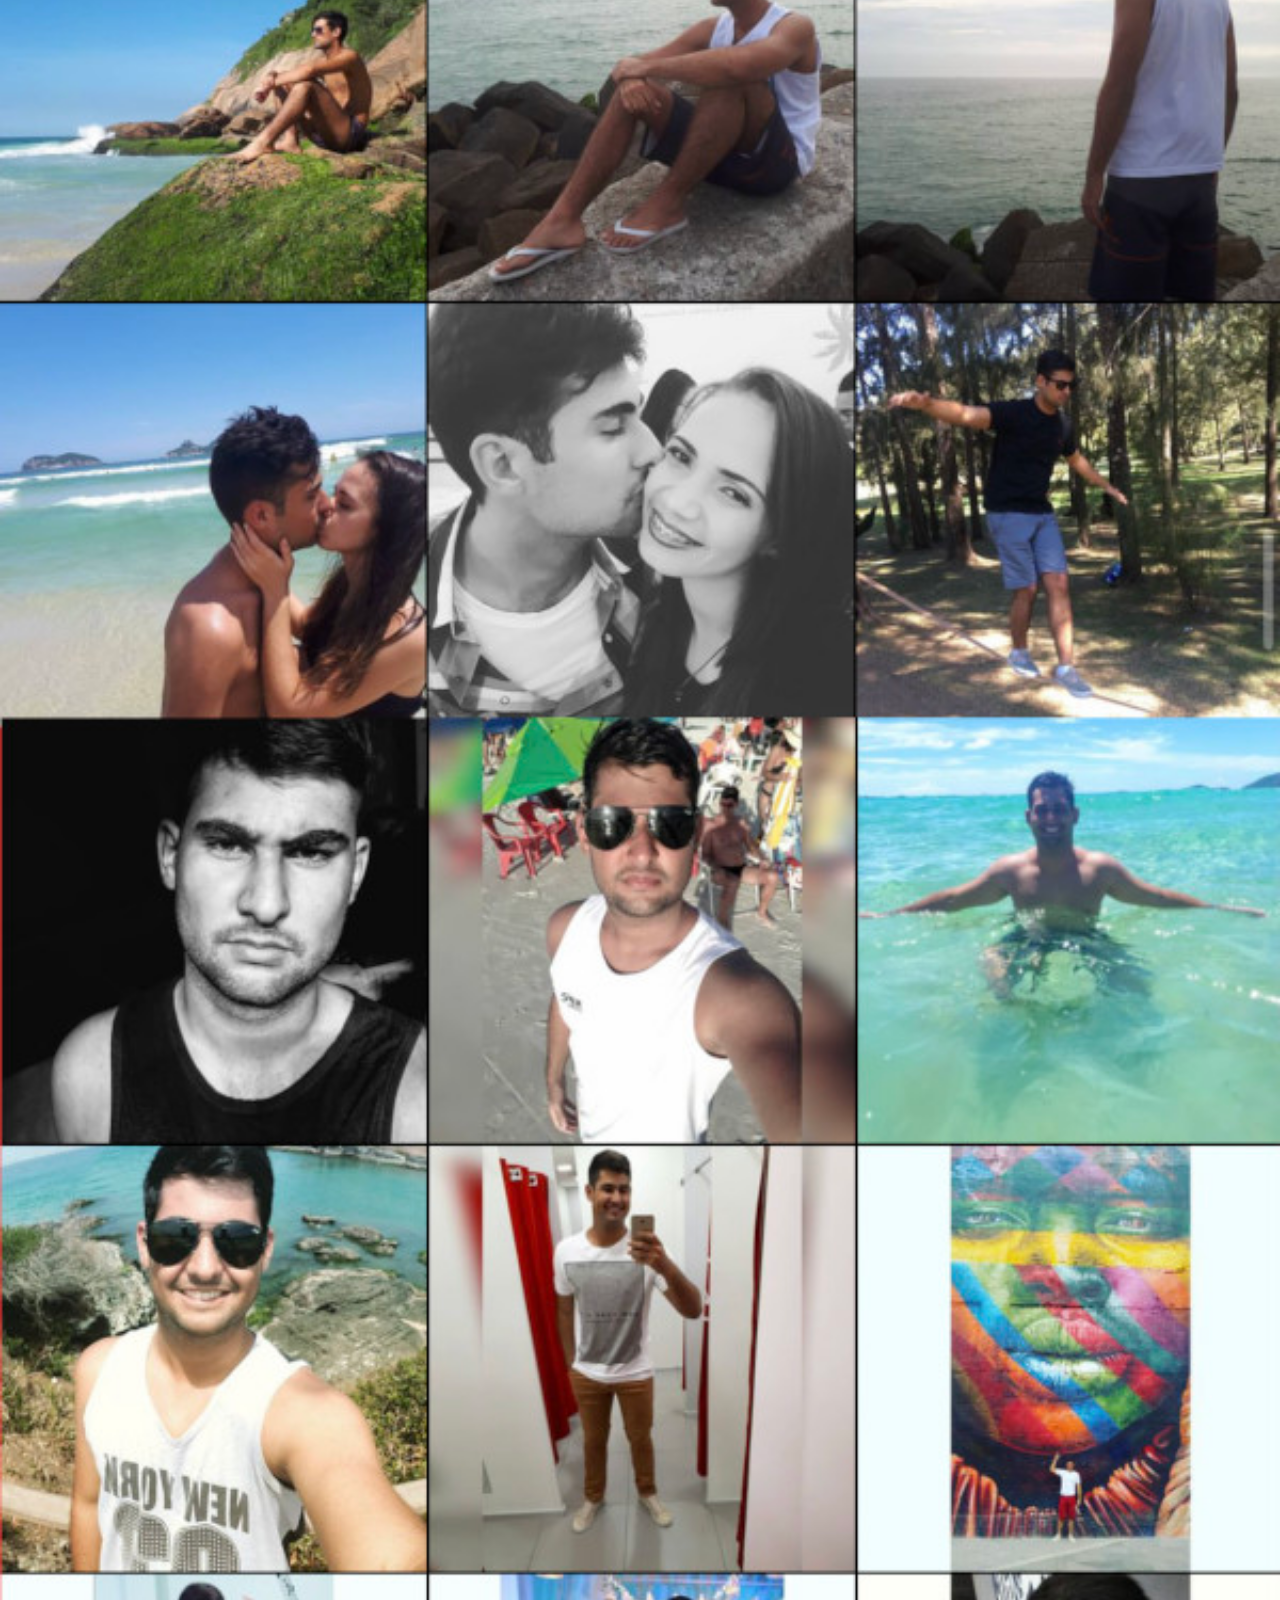
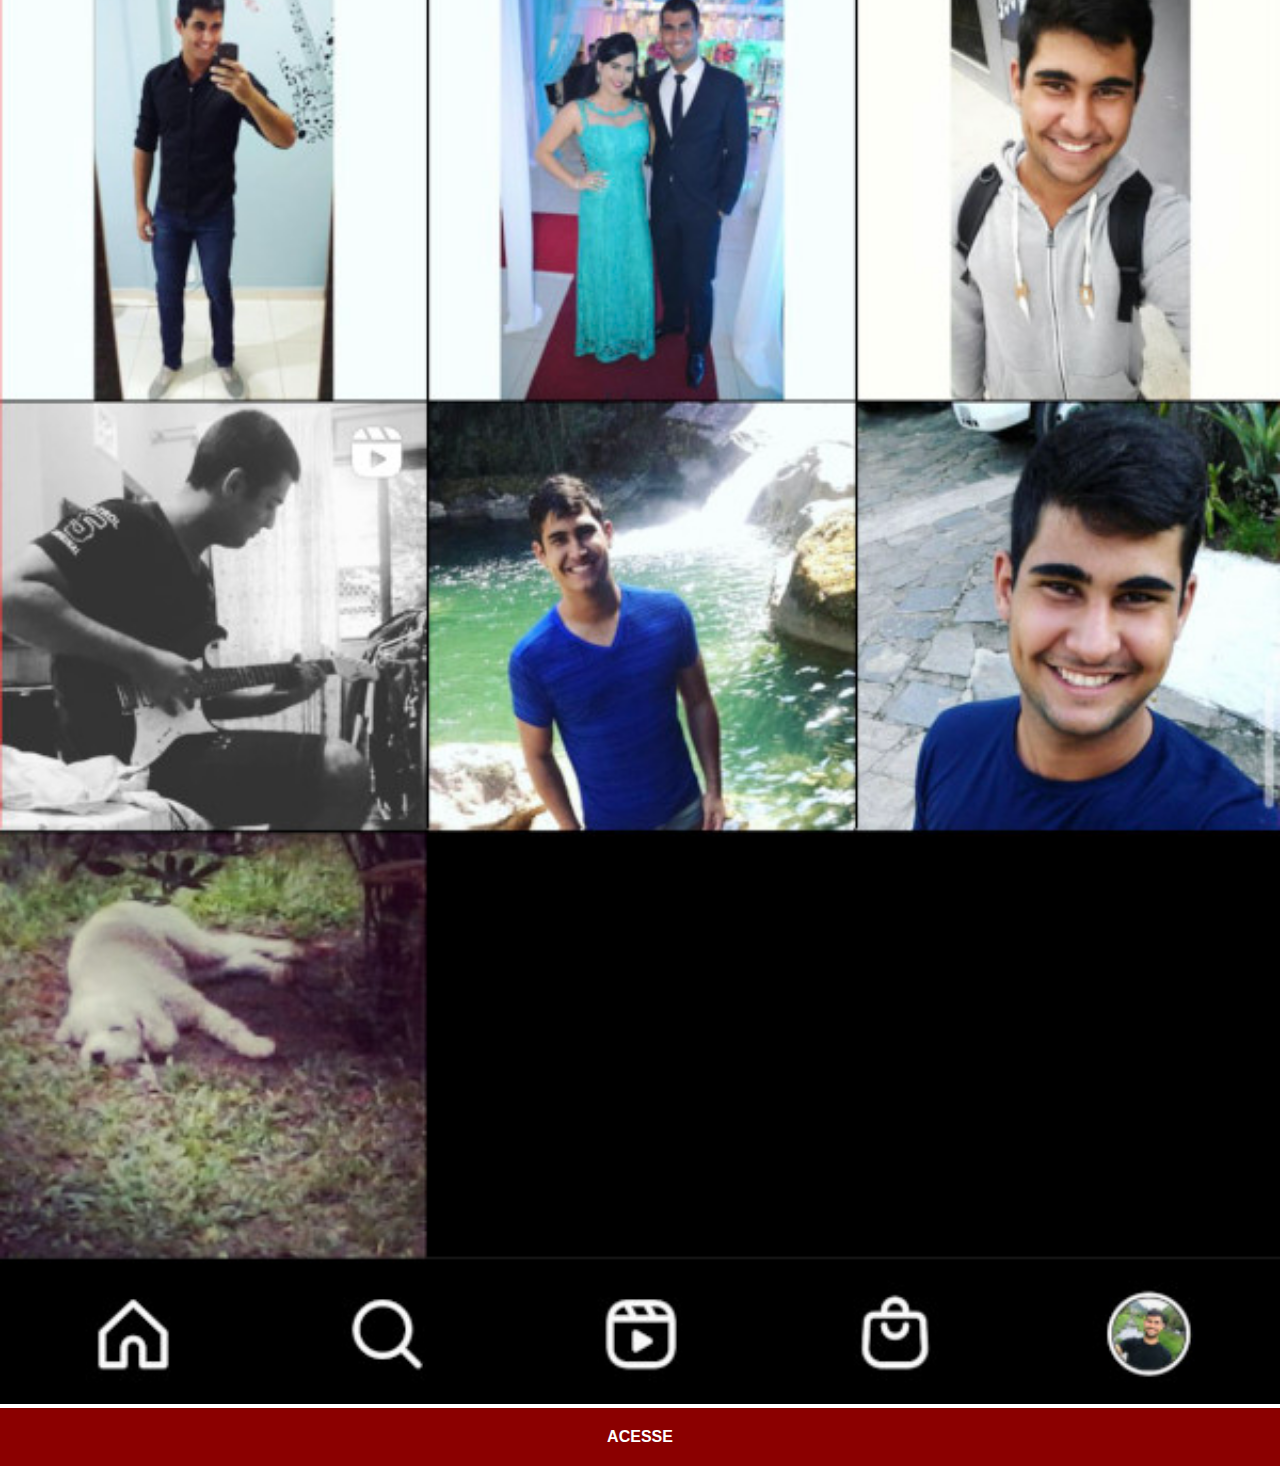
<file: instagram.html>
<!DOCTYPE html>
<html lang="pt-br">
<head>
    <meta charset="UTF-8">
    <meta http-equiv="X-UA-Compatible" content="IE=edge">
    <meta name="viewport" content="width=device-width, initial-scale=1.0">
    <title>Instagram</title>
    <link rel="stylesheet" href="estilos/social.css">
</head>
<body>
    <img src="imagens/tela-instagram.jpg" alt="Instagram">
    <a href="https://www.instagram.com/kelvinaraujoh/" target="_blank">ACESSE</a>
</body>
</html>
</file>
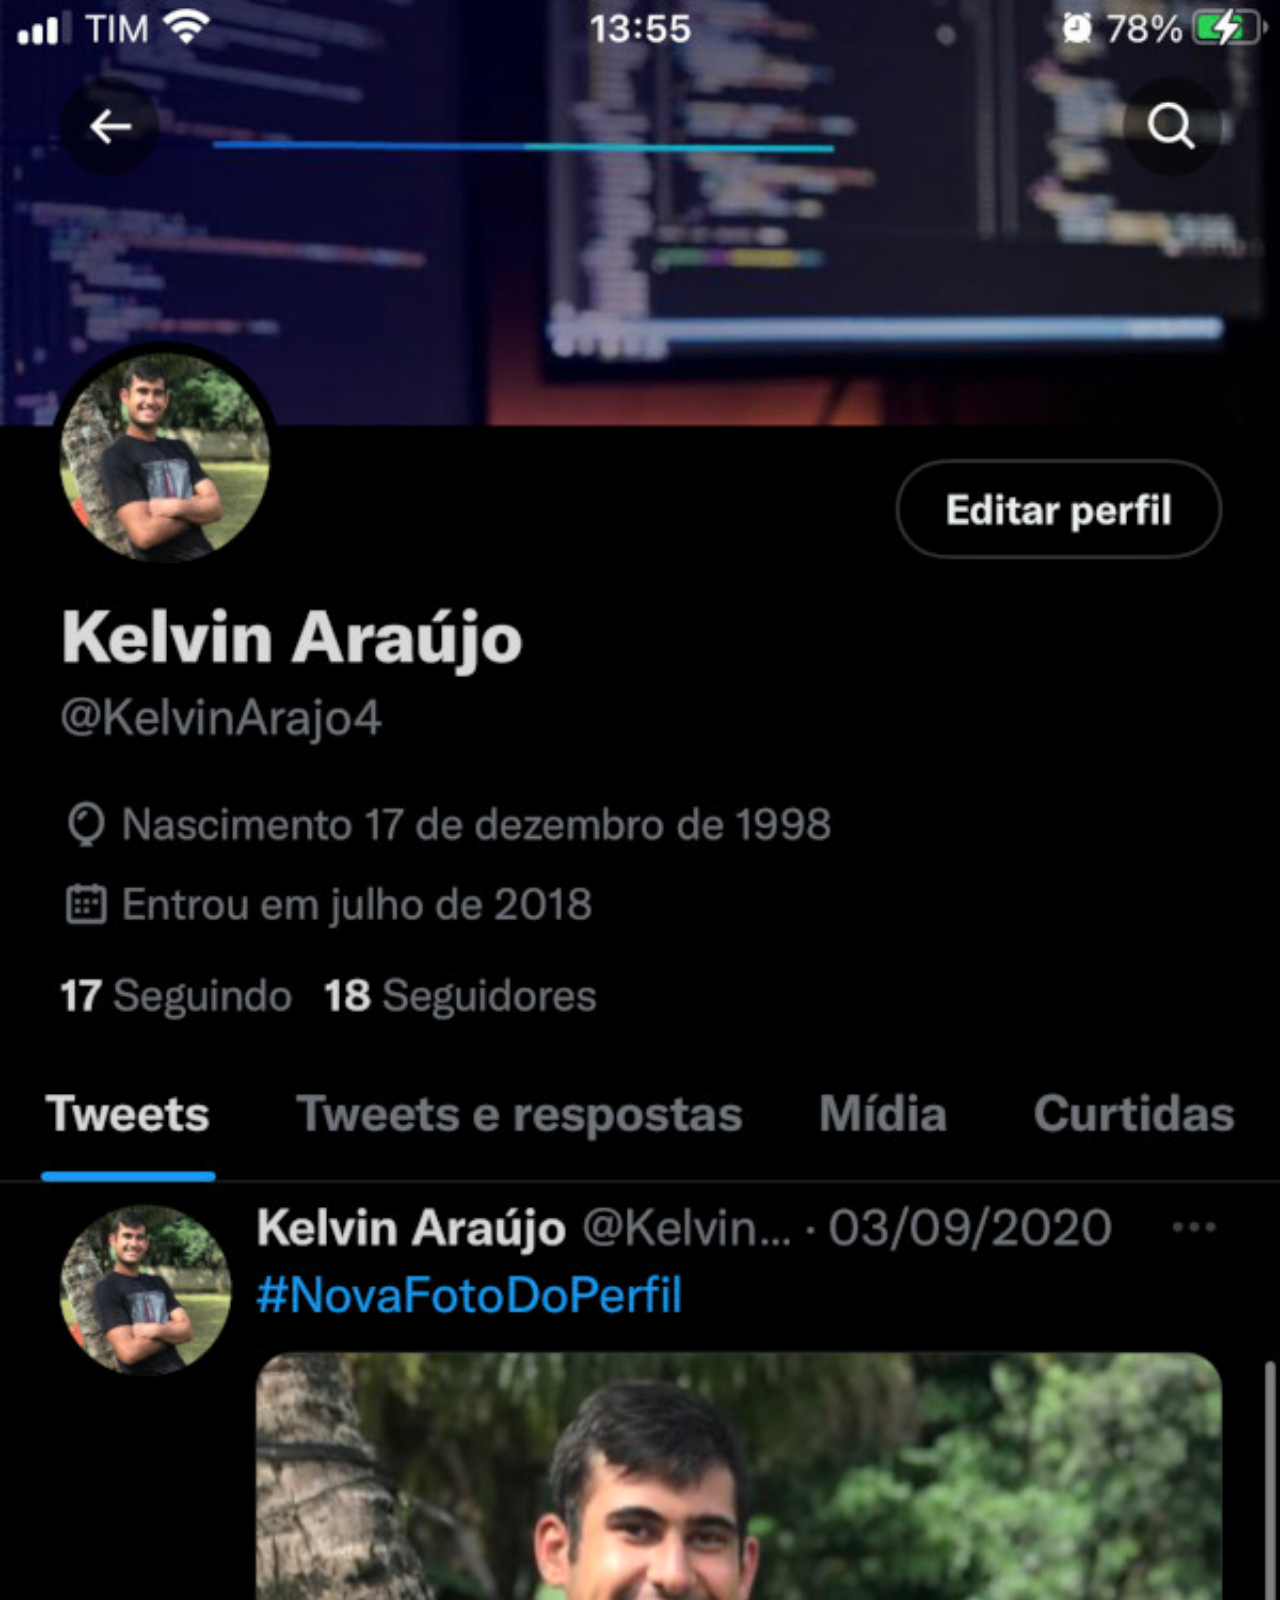
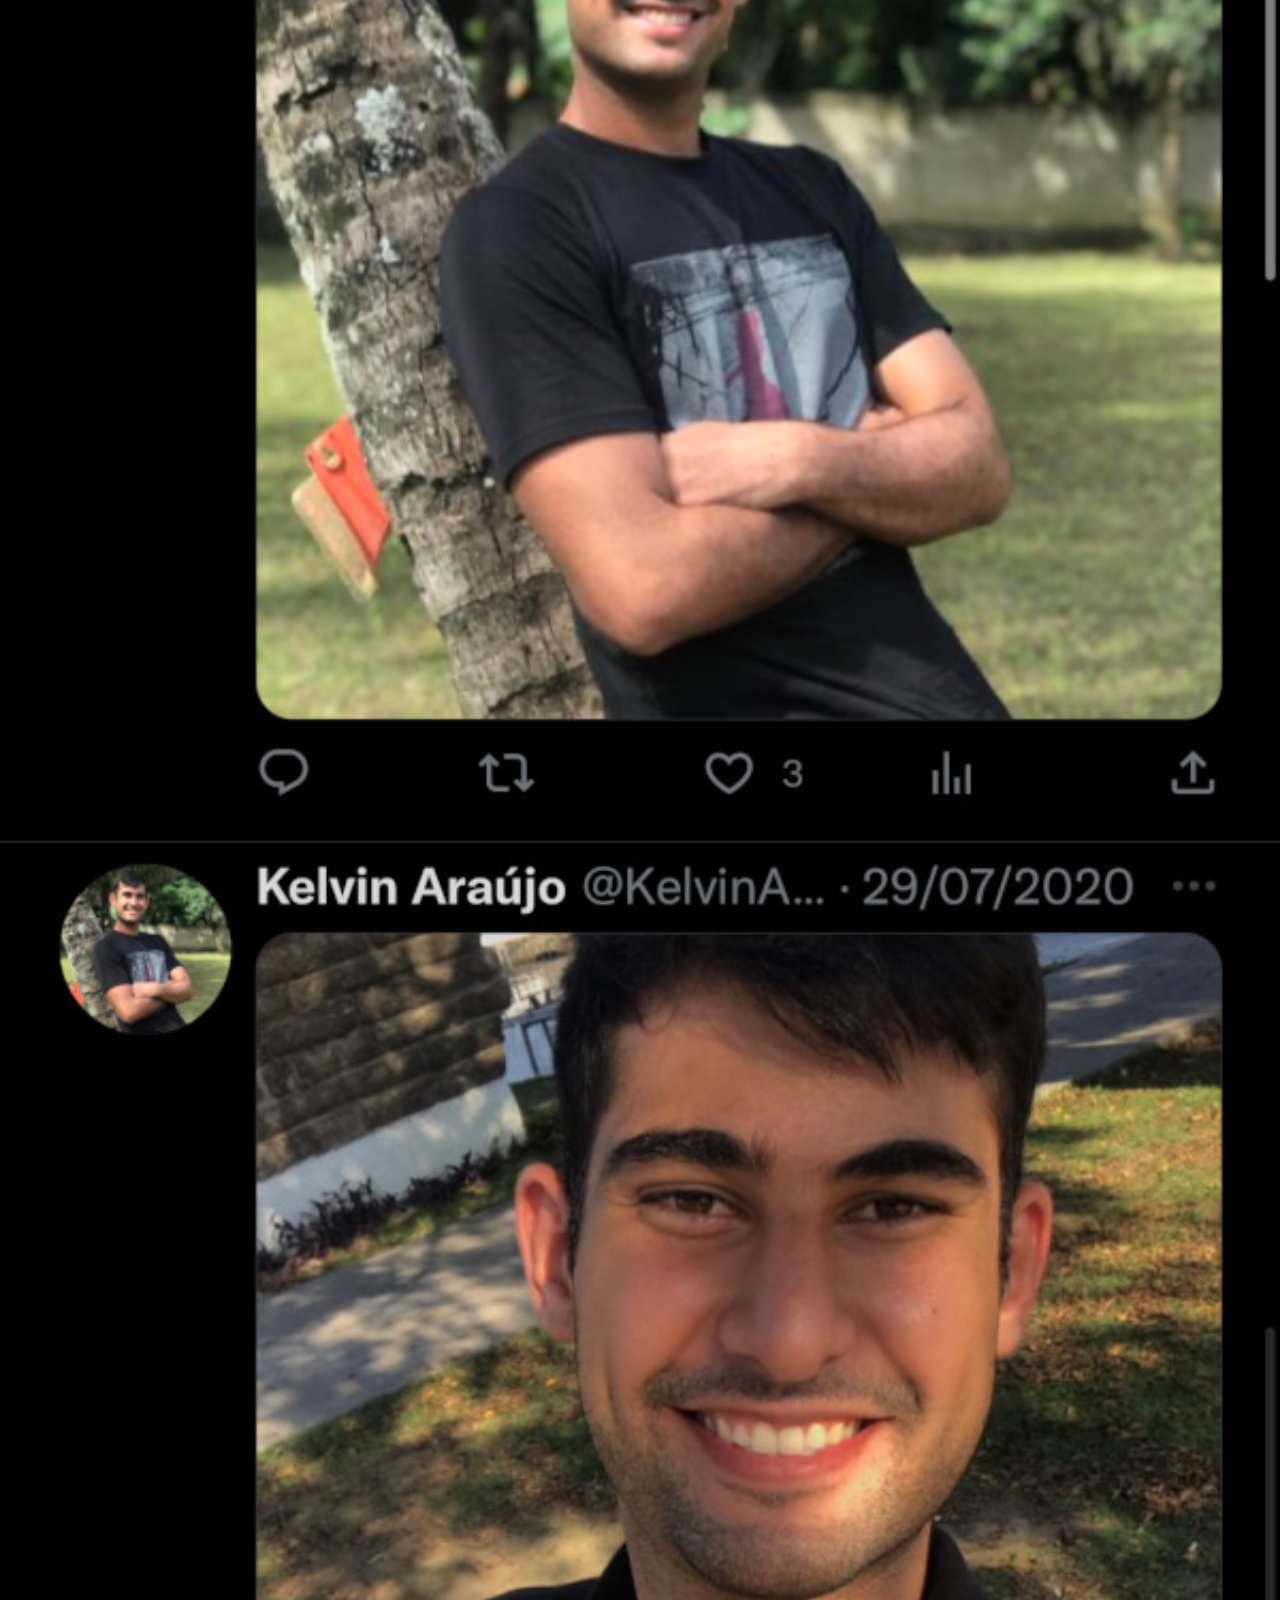
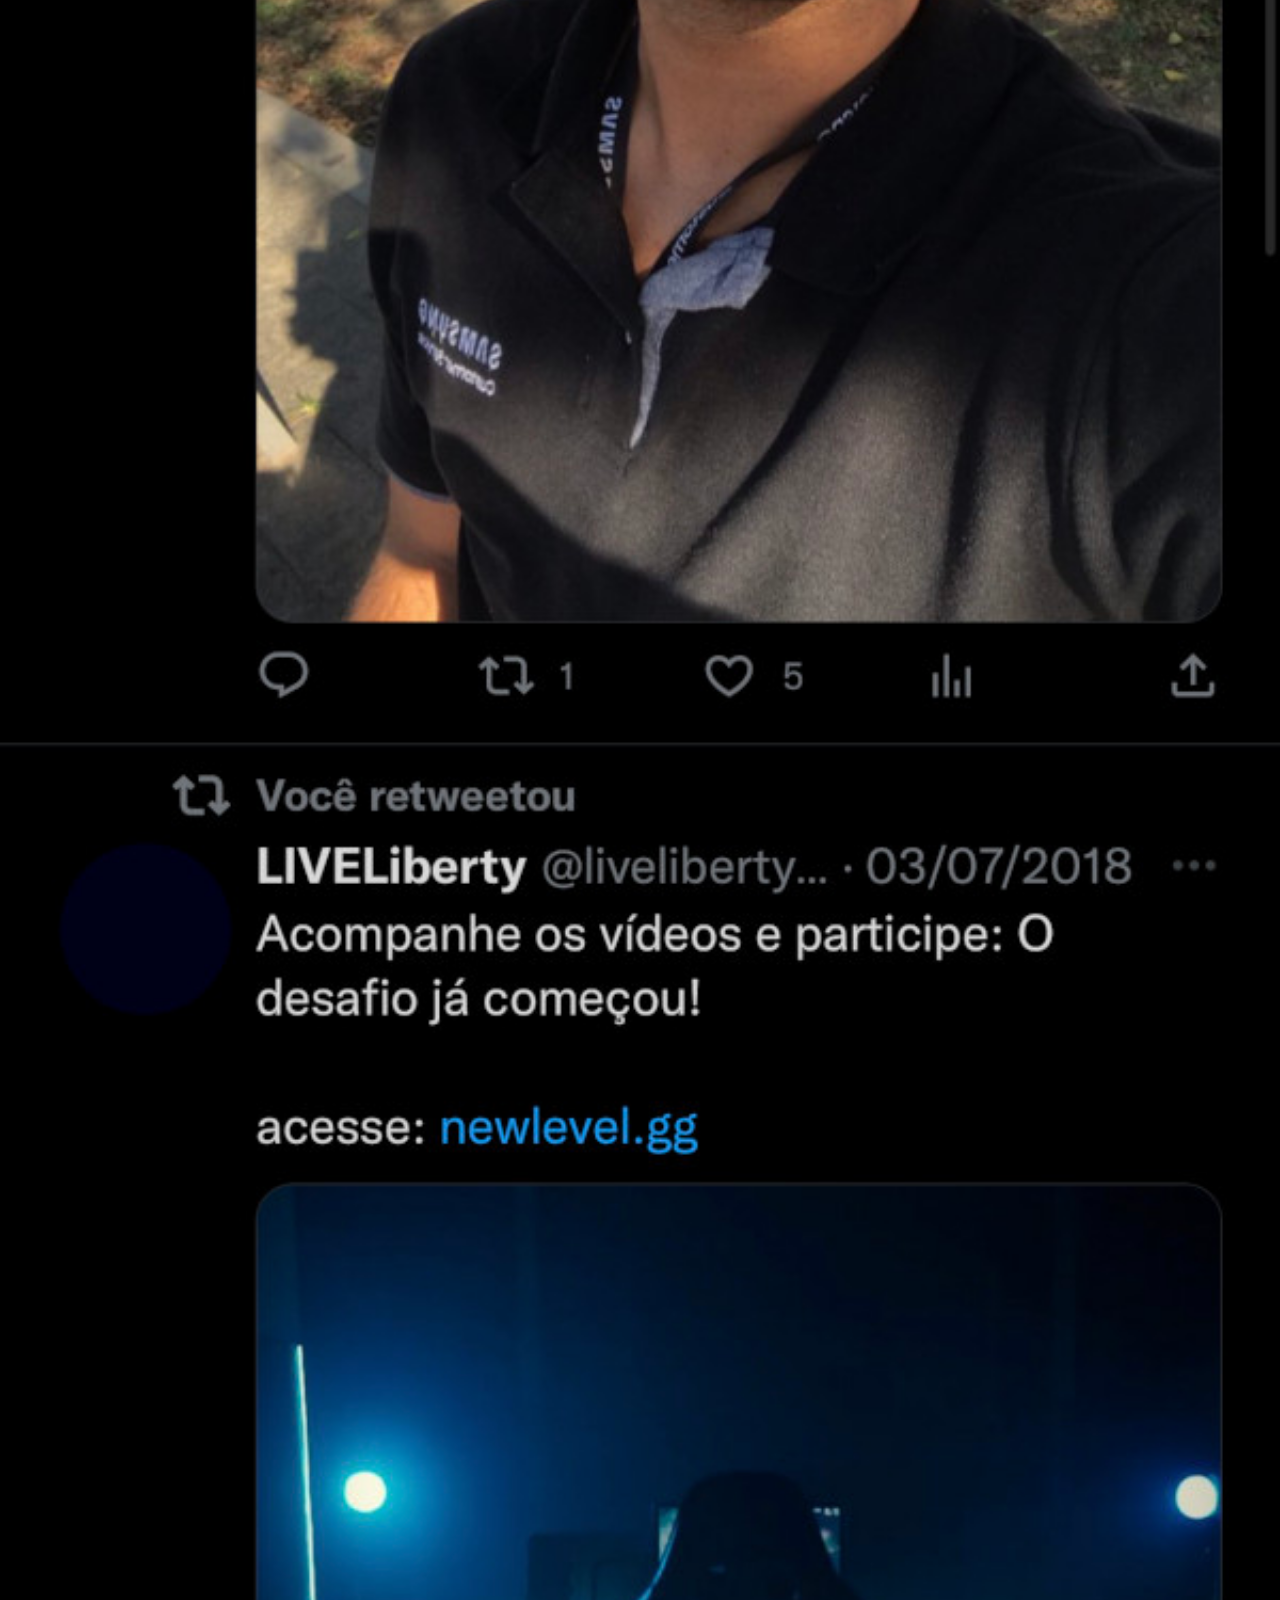
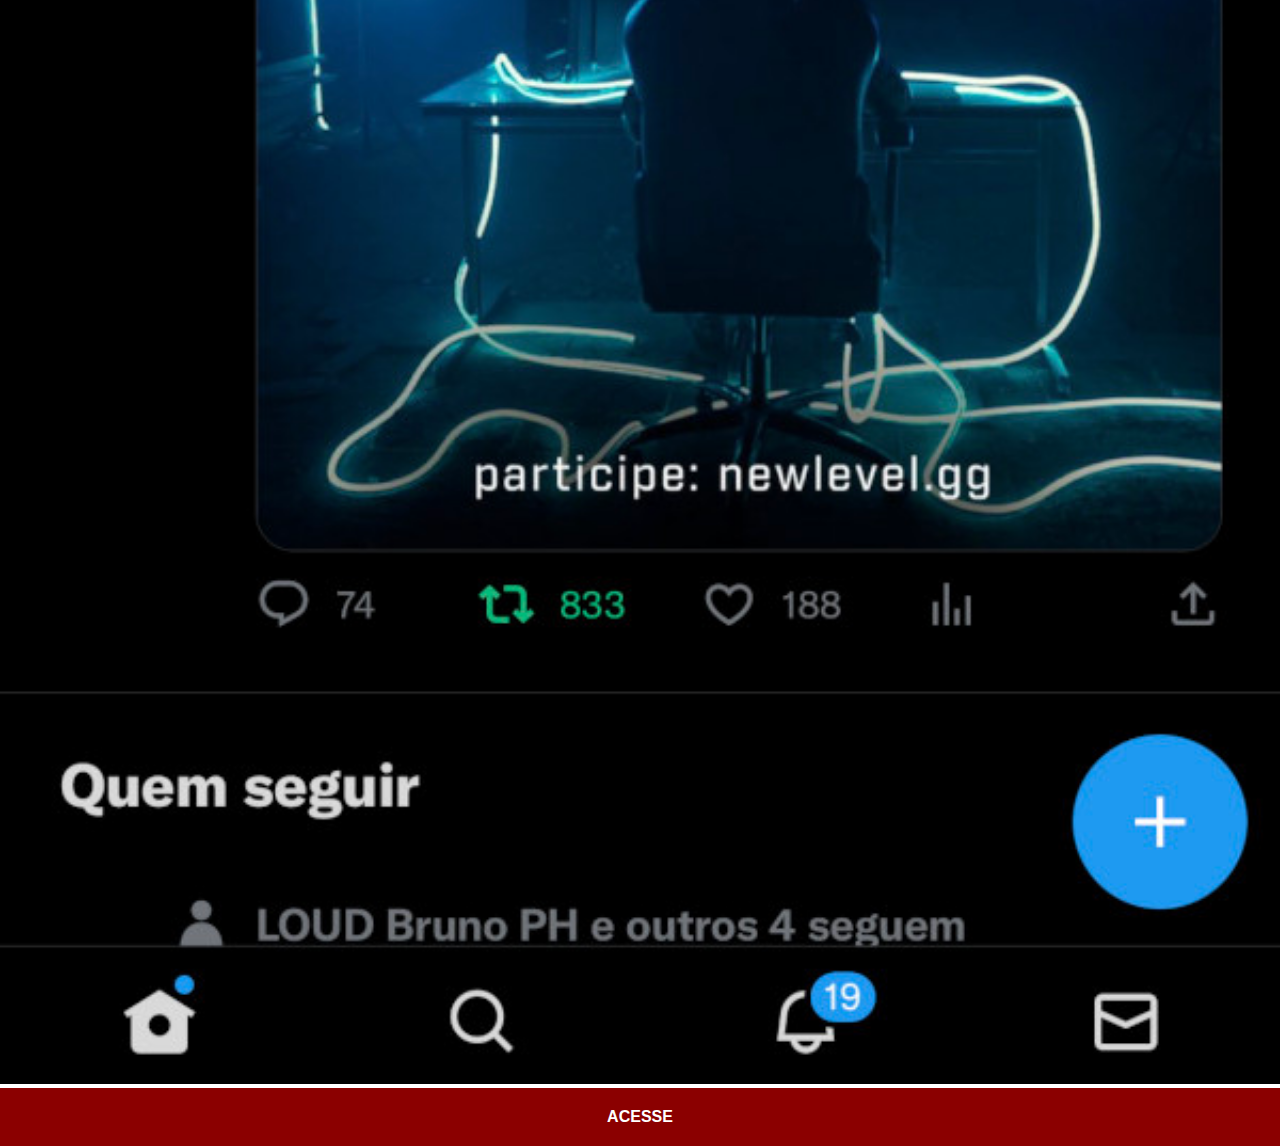
<file: twitter.html>
<!DOCTYPE html>
<html lang="pt-br">
<head>
    <meta charset="UTF-8">
    <meta http-equiv="X-UA-Compatible" content="IE=edge">
    <meta name="viewport" content="width=device-width, initial-scale=1.0">
    <title>Twitter</title>
    <link rel="stylesheet" href="estilos/social.css">
</head>
<body>
    <img src="imagens/tela-twitter.jpg" alt="Twitter">
    <a href="https://twitter.com/KelvinArajo4" target="_blank">ACESSE</a>
</body>
</html>
</file>
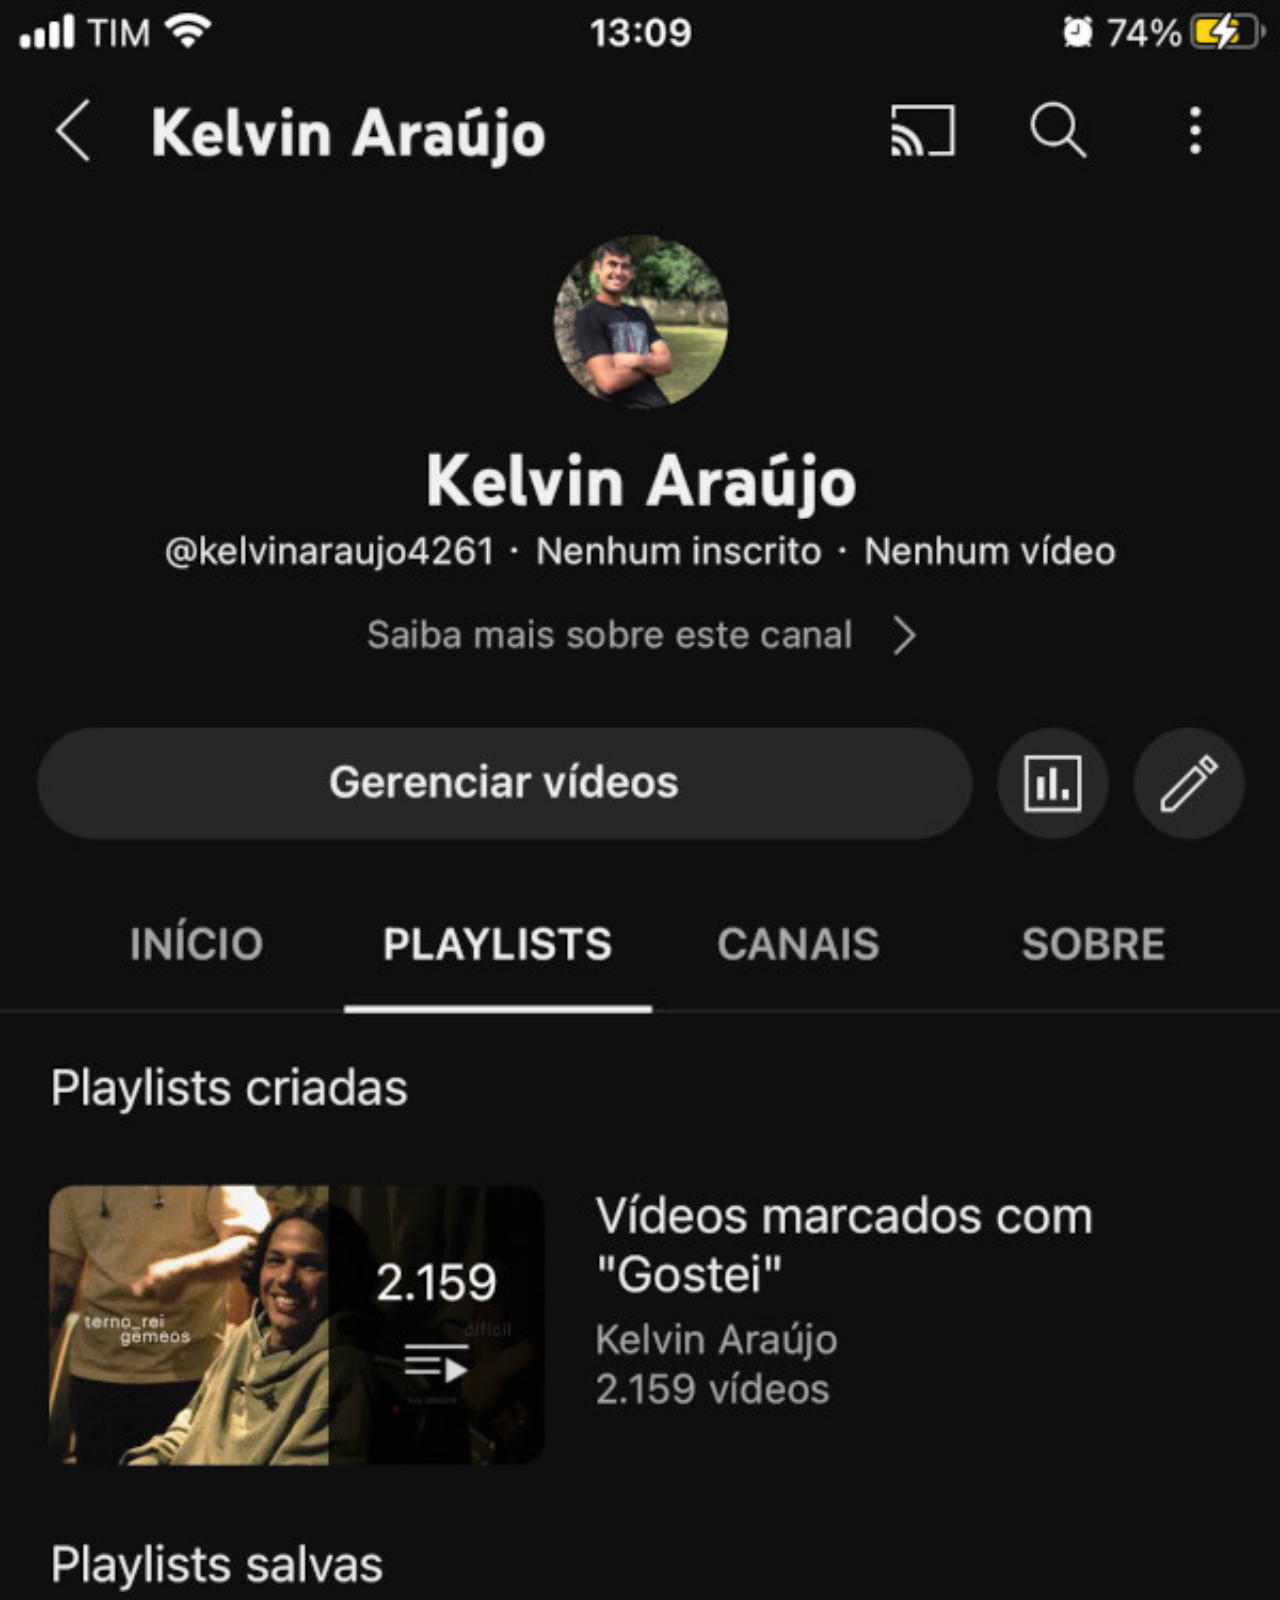
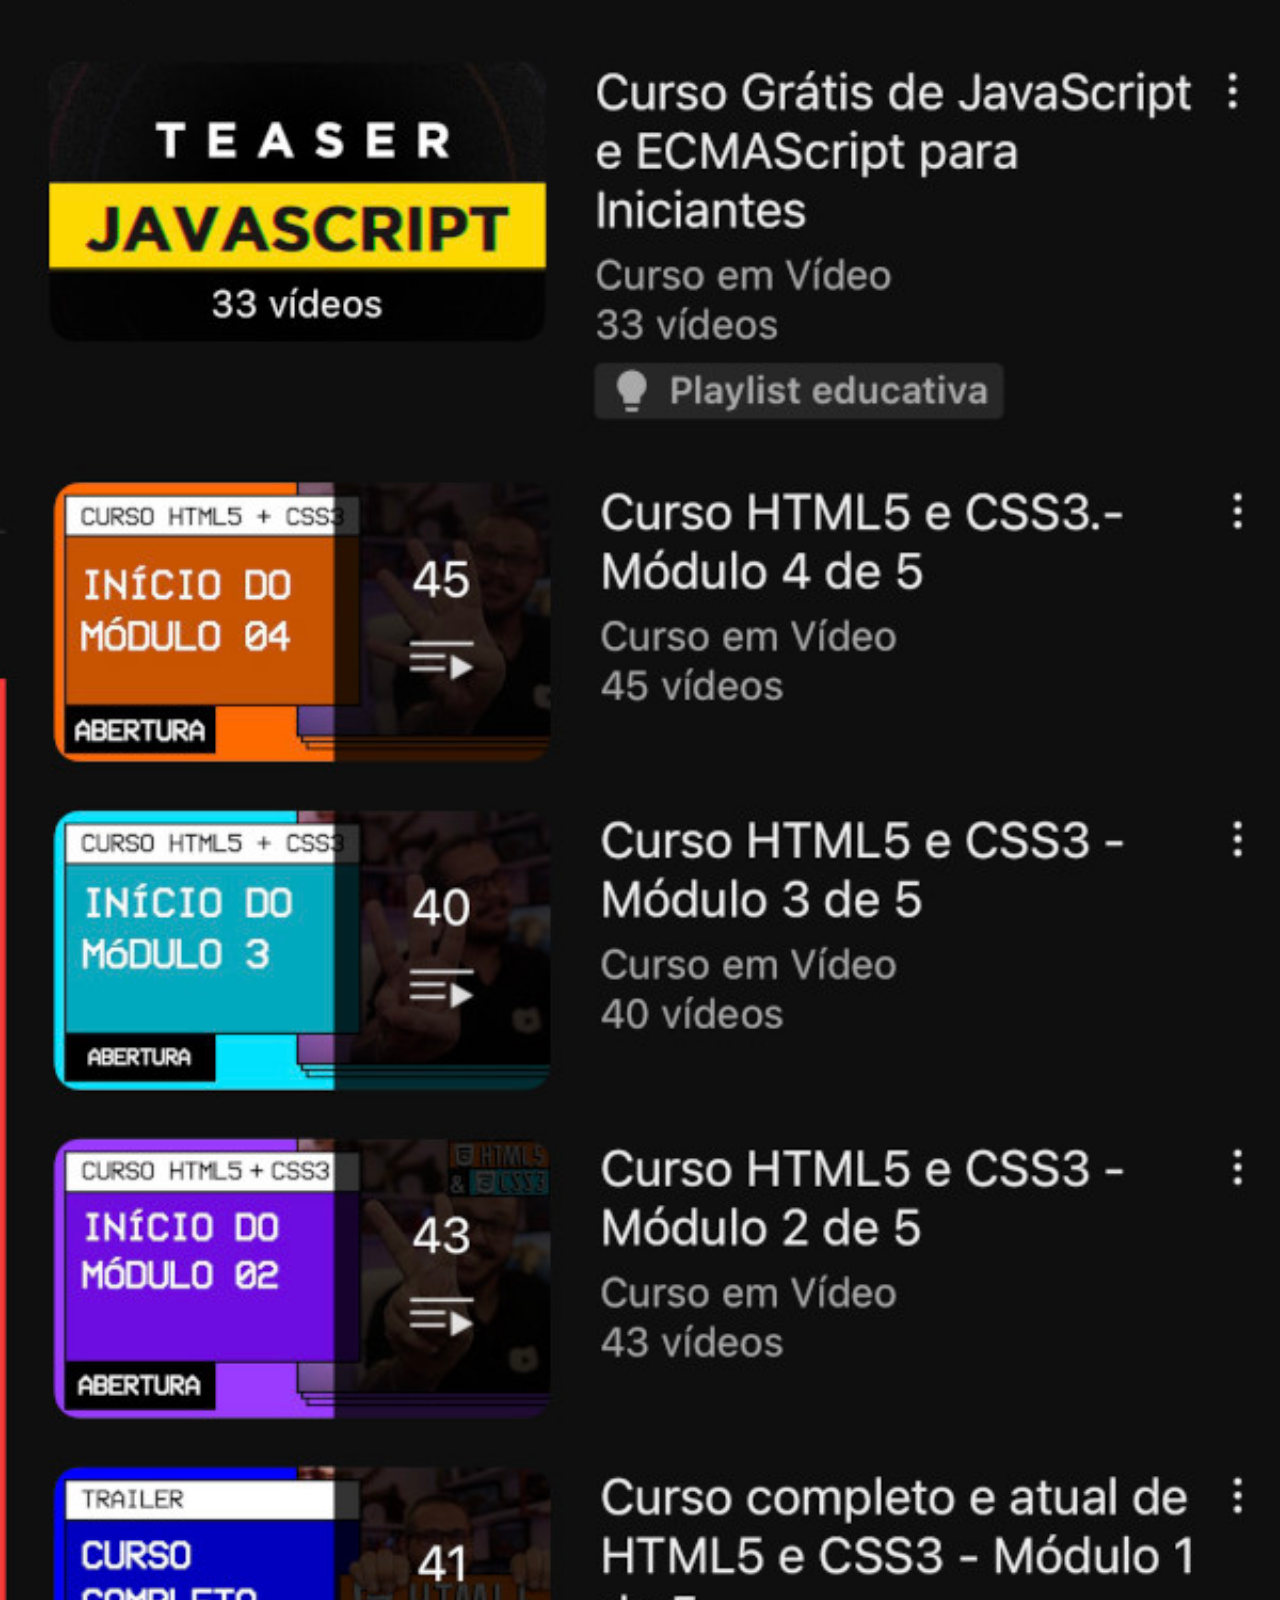
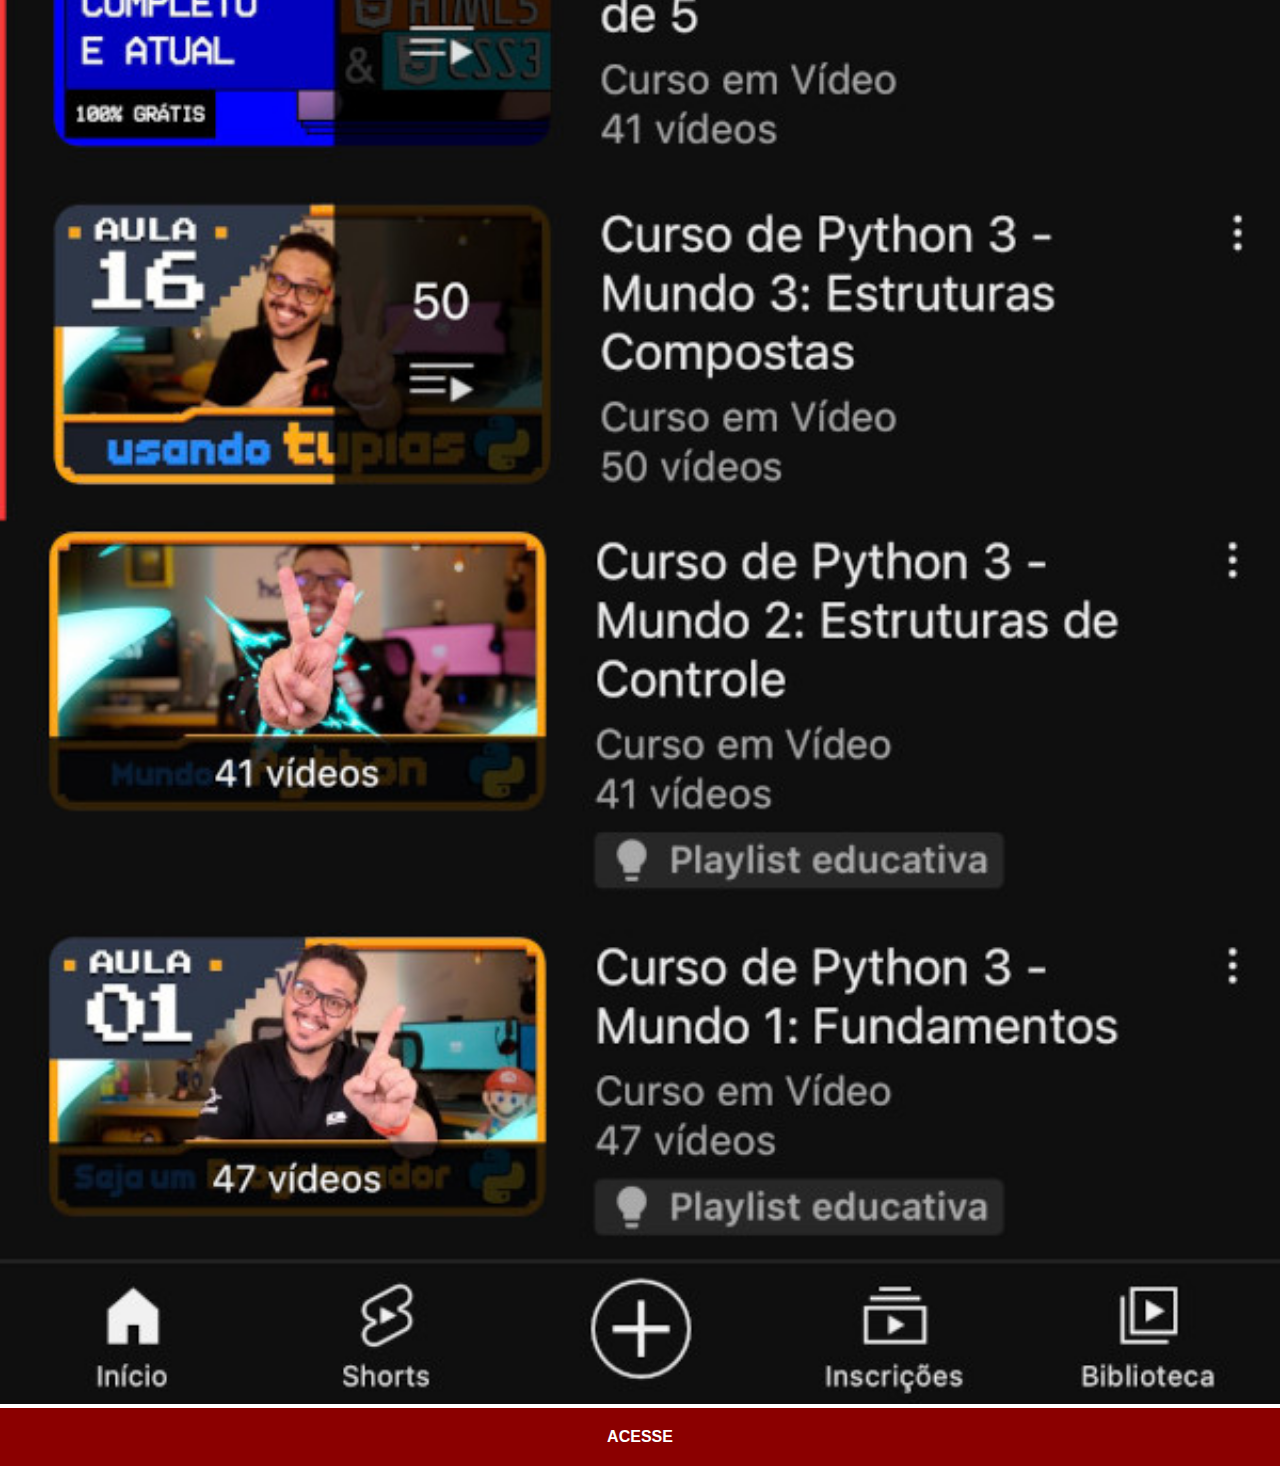
<file: youtube.html>
<!DOCTYPE html>
<html lang="pt-br">
<head>
    <meta charset="UTF-8">
    <meta http-equiv="X-UA-Compatible" content="IE=edge">
    <meta name="viewport" content="width=device-width, initial-scale=1.0">
    <title>Youtube</title>
    <link rel="stylesheet" href="estilos/social.css">
</head>
<body>
    <img src="imagens/tela-youtube.jpg" alt="YouTube">
    <a href="https://www.youtube.com/@kelvinaraujo4261/playlists" target="_blank">ACESSE</a>
</body>
</html>
</file>
<file: estilos/style.css>
@charset "UTF-8";

* {
    margin: 0px;
    padding: 0px;
    font-family: Arial, Helvetica, sans-serif;
}

html, body {
    height: 100vh;
    width: 100vw;
    background-color: black;
}

body {
    background: url('../imagens/fundo-madeira.jpg') top center no-repeat fixed;
    background-size: cover
    
}

main {
    position: relative;
    height: 100vh;
}

section#telefone {
    position: absolute;
    top: 50%;
    left: 50%;
    transform: translate(-50%,-50%);

    height: 627px;
    width: 311px;
    background:  url('../imagens/frame-iphone.png') no-repeat;
}

iframe#tela {
    position: relative;
    top: 80px;
    left: 22px;
    width: 267px;
    height: 471px;
}

section#redes-sociais {
    text-align: left;
}

section#redes-sociais img {
    width: 45px;
    margin: 10px;
    border-radius: 50%;
    box-shadow: 2px 2px 5px rgba(0, 0, 0, 0.404);
    box-sizing: border-box;
}

section#redes-sociais img:hover {
    border: 2px solid rgba(255, 255, 255, 0.623);
    transform: translate(-3px,-3px);
    box-shadow: 5px 5px 10px rgba(0, 0, 0, 0.568);
    transition: transform 0.3s, border 1s;
}
</file>
<file: pacote-d013/estilos/style.css>
@charset "UTF-8";

* {
    margin: 0px;
    padding: 0px;
    font-family: Arial, Helvetica, sans-serif;
}

html, body {
    height: 100vh;
    width: 100vw;
    background-color: black;
}

body {
    background: url('../imagens/fundo-madeira.jpg') top center no-repeat fixed;
    background-size: cover
    
}

main {
    position: relative;
    height: 100vh;
}

section#telefone {
    position: absolute;
    top: 50%;
    left: 50%;
    transform: translate(-50%,-50%);

    height: 627px;
    width: 311px;
    background:  url('../imagens/frame-iphone.png') no-repeat;
}
</file>
<file: estilos/social.css>
@charset "UTF-8";
* {
    margin: 0;
    padding: 0;
    font-family: Arial, Helvetica, sans-serif;
}

::-webkit-scrollbar {
    width: 0px;
    height: 0px;
}

img {
    width: 100vw;
}

a {
    display: block;
    background-color: darkred;
    padding: 20px;
    text-align: center;
    font-weight: bolder;
    text-decoration: none;
    color: white;
}

a:hover {
    background-color: red;
}
</file>
